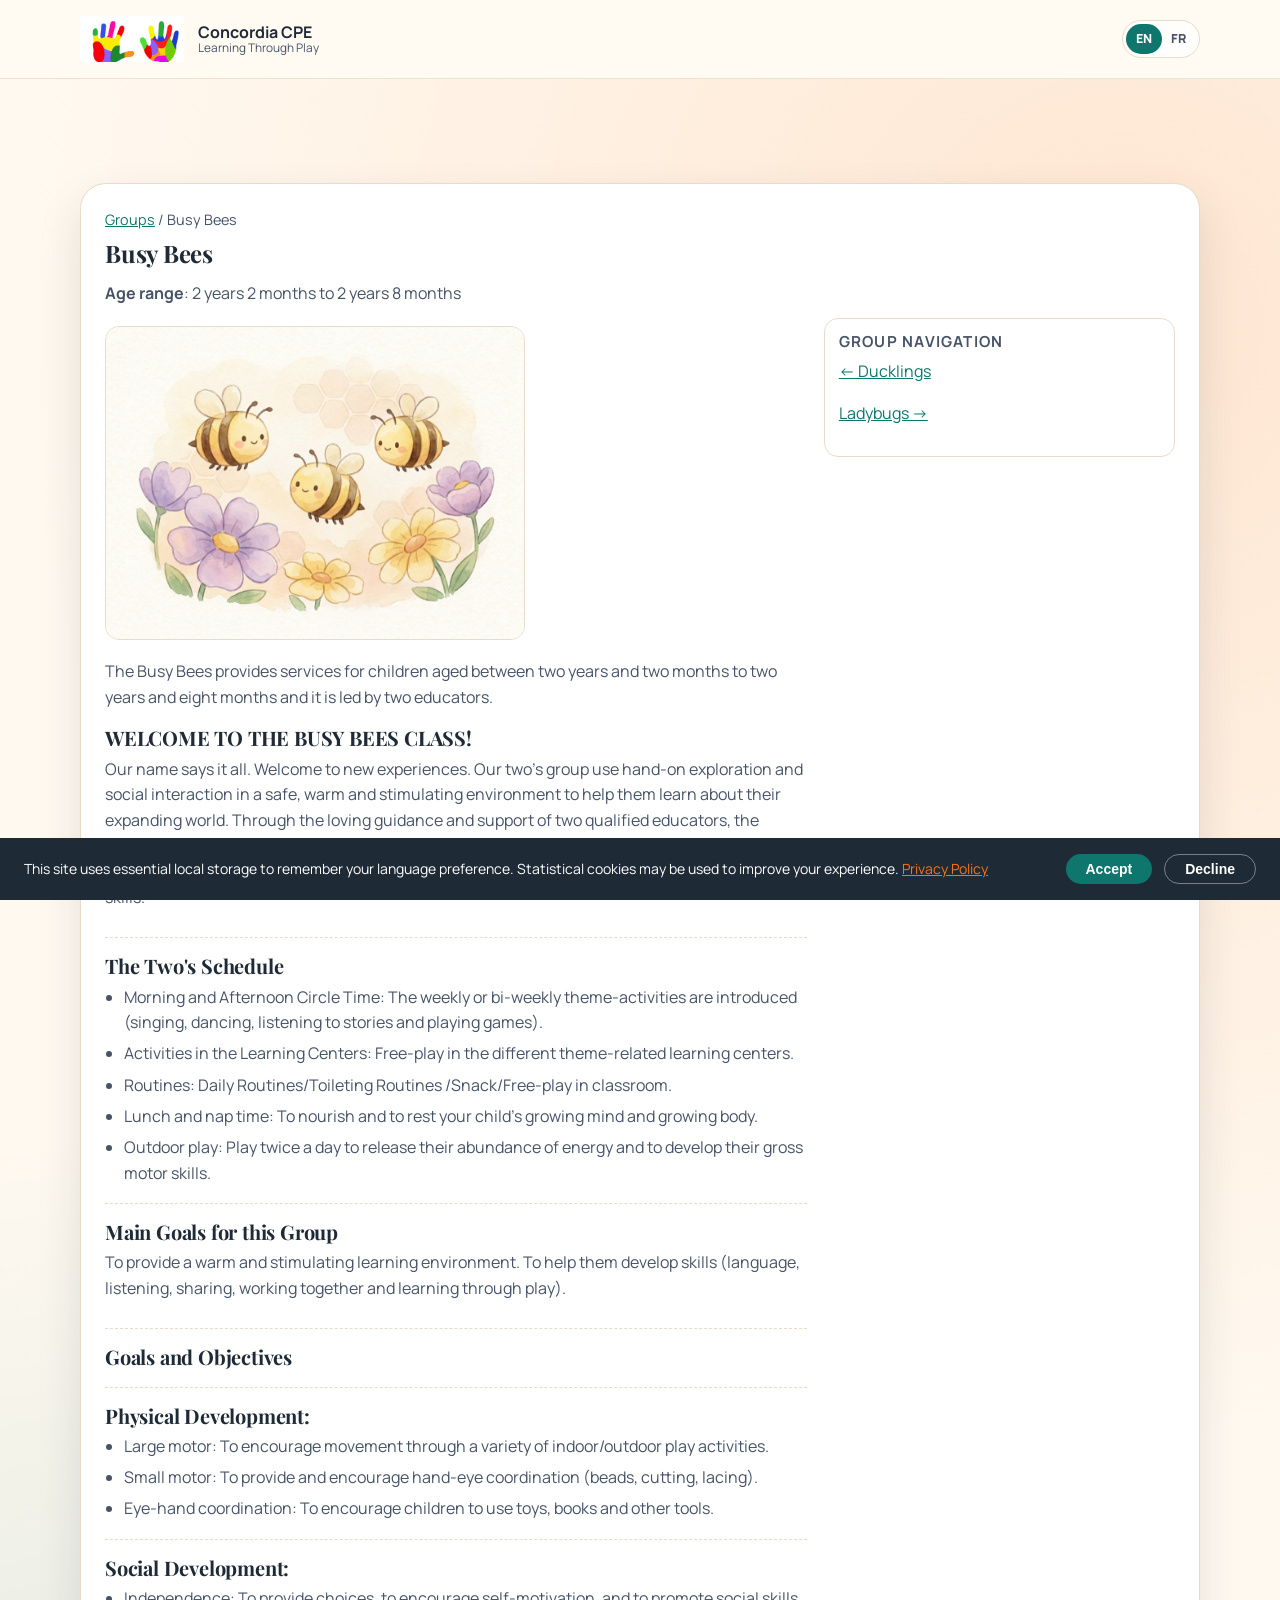
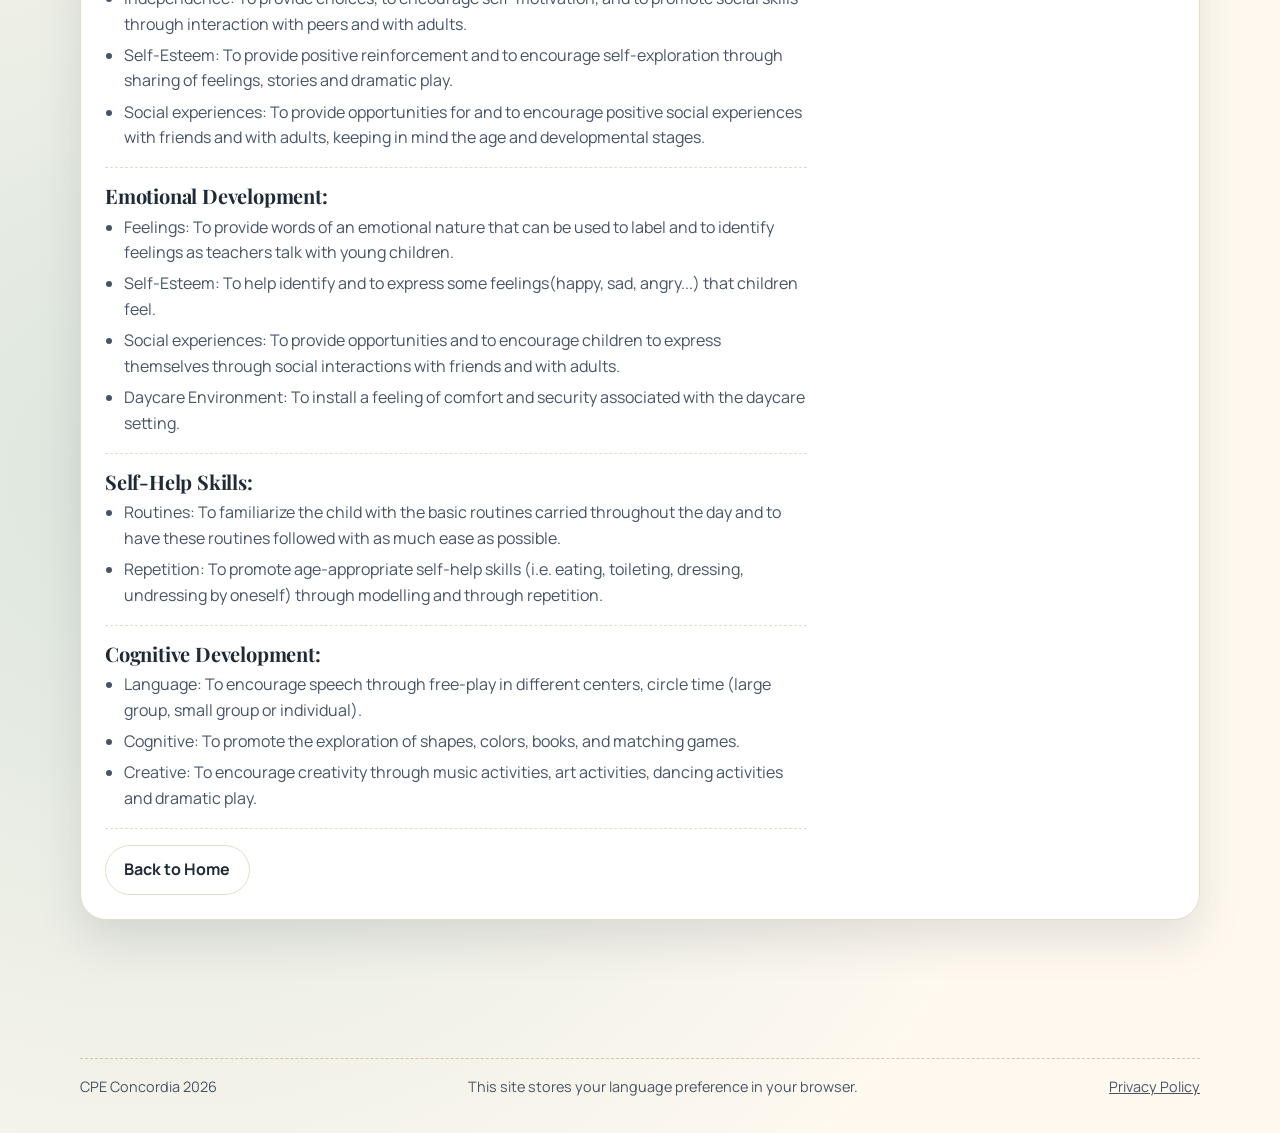
<file: groups/busy-bees.html>
<!doctype html>
<html lang="en">
  <head>
    <meta charset="UTF-8" />
    <meta name="viewport" content="width=device-width, initial-scale=1.0" />
    <meta
      name="description"
      content="Concordia CPE group details and age information."
    />
    <title>Busy Bees | Concordia CPE</title>
    <link rel="preconnect" href="https://fonts.googleapis.com" />
    <link rel="preconnect" href="https://fonts.gstatic.com" crossorigin />
    <link
      href="https://fonts.googleapis.com/css2?family=Manrope:wght@400;500;700;800&family=Playfair+Display:wght@600;700&display=swap"
      rel="stylesheet"
    />
    <link rel="stylesheet" href="../styles.css" />
  </head>
  <body data-group-id="busy-bees">
    <header class="site-header" id="top">
      <div class="container nav-wrap">
        <a class="brand" href="../index.html#top" aria-label="Concordia CPE home" data-i18n-aria-label="brandAriaLabel">
          <span class="brand-badge">
            <img src="../images/logo/hands-logo.jpg" alt="" class="brand-logo-image" />
          </span>
          <span class="brand-text">
            <strong>Concordia CPE</strong>
            <small data-i18n="brandTagline">Learning Through Play</small>
          </span>
        </a>

        <div class="header-controls">
          <div class="lang-toggle" role="group" aria-label="Language selector" data-i18n-aria-label="languageSelector">
            <button class="lang-btn is-active" type="button" data-lang="en">EN</button>
            <button class="lang-btn" type="button" data-lang="fr">FR</button>
          </div>
        </div>
      </div>
    </header>

    <main class="group-page-main">
      <section class="section">
        <div class="container group-page-wrap">
          <p class="group-breadcrumb">
            <a href="../index.html#groups">Groups</a> / <span id="groupBreadcrumbName">Busy Bees</span>
          </p>
          <h1 id="groupTitle">Busy Bees</h1>
          <p class="group-age"><strong id="groupAgeLabel">Age range</strong>: <span id="groupAge"></span></p>
          <div class="group-page-layout">
            <article class="group-main-column">
              <img id="groupImage" class="group-image" src="" alt="Busy Bees group" loading="lazy" />
              <p id="groupDescription"></p>
              <div id="groupSections" class="group-sections"></div>
              <a id="backHomeLink" class="btn btn-ghost" href="../index.html#groups">Back to Home</a>
            </article>

            <aside class="group-side-column">
              <section class="group-side-card">
                <h3 id="groupNavTitle">Group navigation</h3>
                <p><a id="prevGroupLink" href="#"></a></p>
                <p><a id="nextGroupLink" href="#"></a></p>
              </section>
            </aside>
          </div>
        </div>
      </section>
    </main>

    <footer class="site-footer">
      <div class="container footer-wrap">
        <p>CPE Concordia 2026</p>
        <p data-i18n="footerPrivacy">This site stores your language preference in your browser.</p>
        <a class="footer-privacy-link" href="../documents/privacy-policy.pdf" data-i18n="footerPrivacyLink" target="_blank" rel="noreferrer">Privacy Policy</a>
      </div>
    </footer>

    <script src="../group-page.js"></script>
    <script src="../cookie-banner.js"></script>
  </body>
</html>
</file>
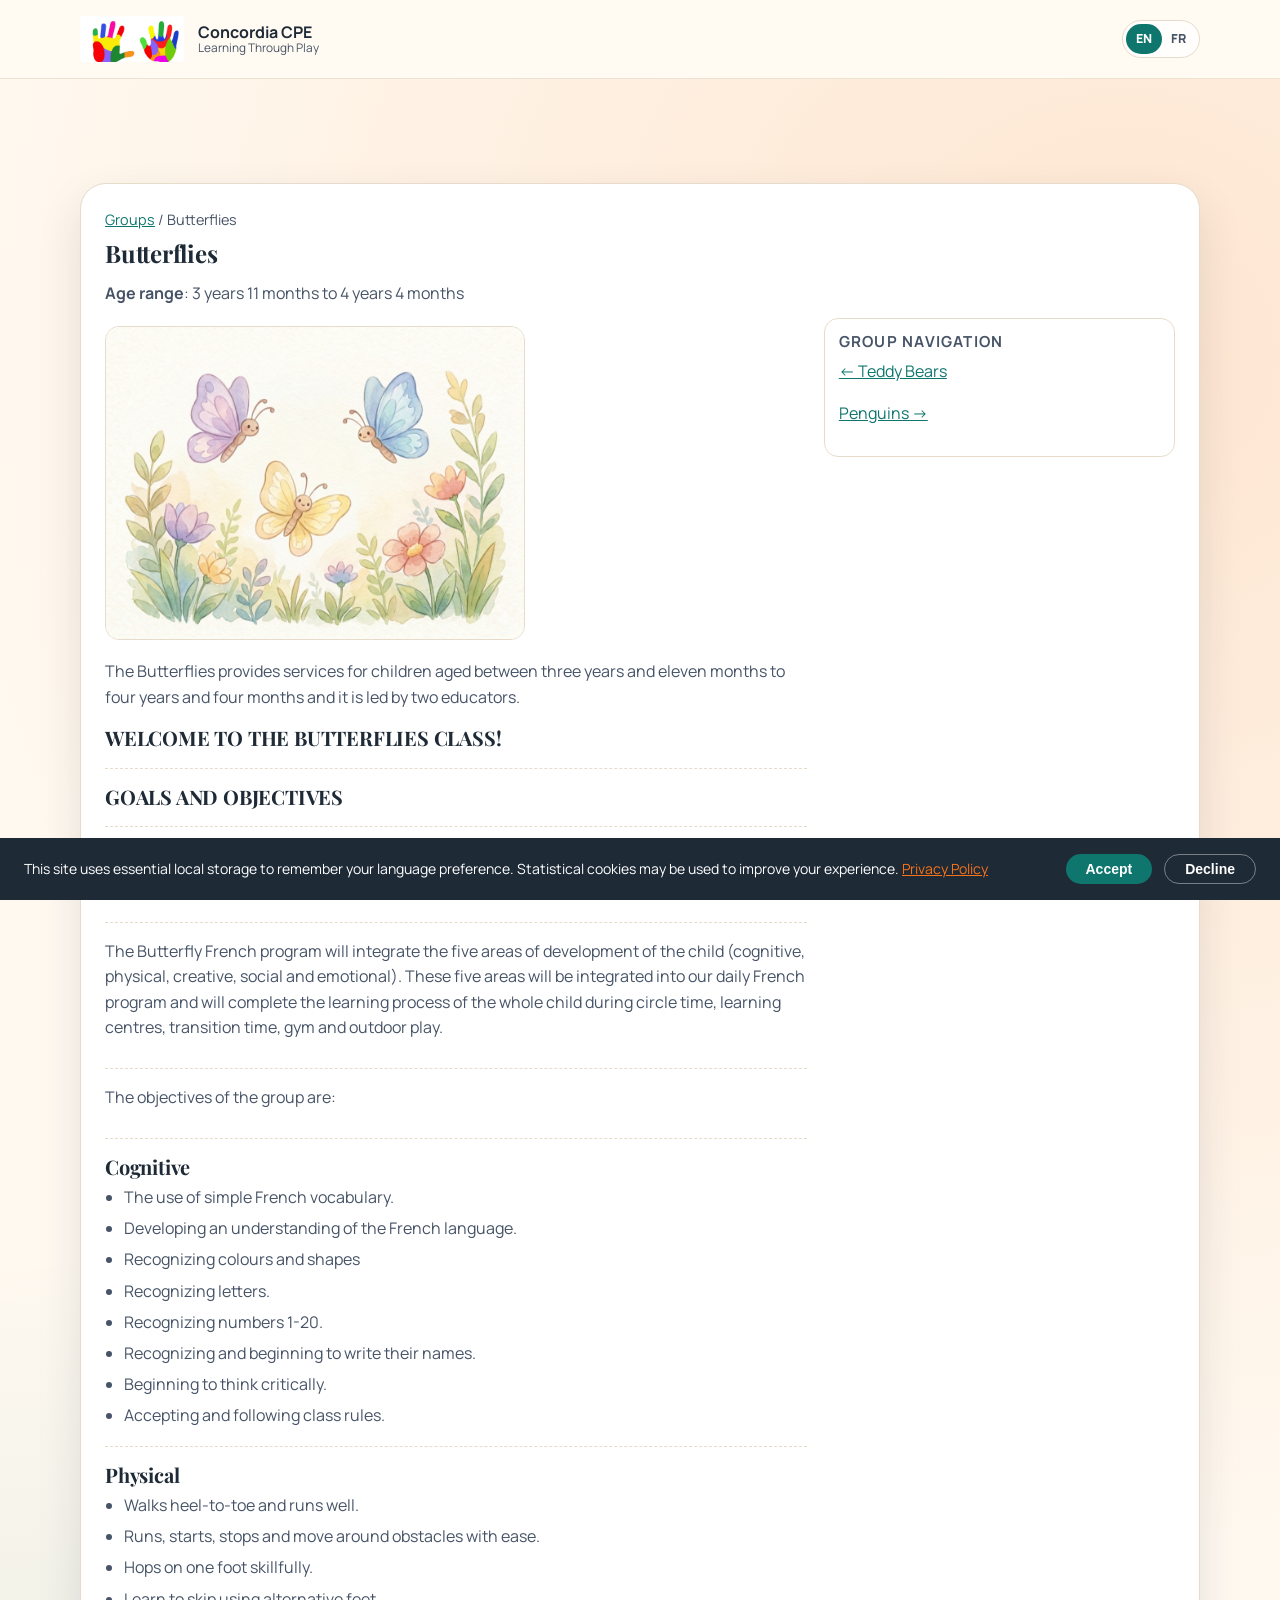
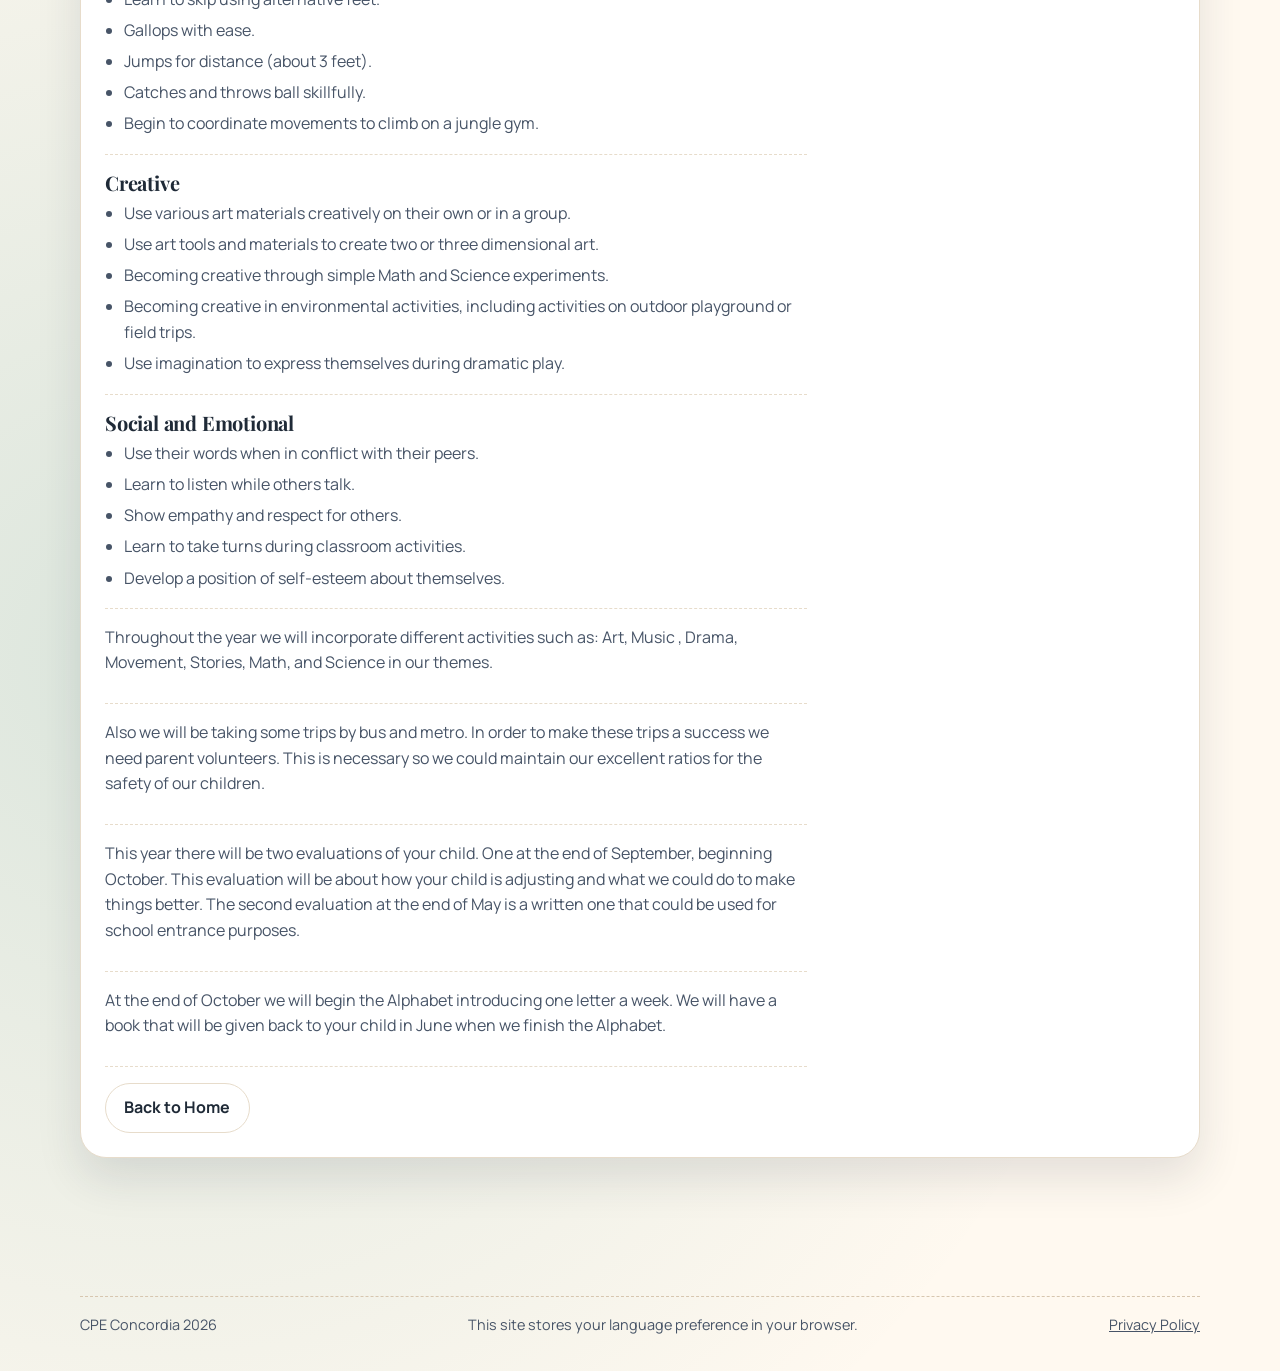
<file: groups/butterflies.html>
<!doctype html>
<html lang="en">
  <head>
    <meta charset="UTF-8" />
    <meta name="viewport" content="width=device-width, initial-scale=1.0" />
    <meta
      name="description"
      content="Concordia CPE group details and age information."
    />
    <title>Butterflies | Concordia CPE</title>
    <link rel="preconnect" href="https://fonts.googleapis.com" />
    <link rel="preconnect" href="https://fonts.gstatic.com" crossorigin />
    <link
      href="https://fonts.googleapis.com/css2?family=Manrope:wght@400;500;700;800&family=Playfair+Display:wght@600;700&display=swap"
      rel="stylesheet"
    />
    <link rel="stylesheet" href="../styles.css" />
  </head>
  <body data-group-id="butterflies">
    <header class="site-header" id="top">
      <div class="container nav-wrap">
        <a class="brand" href="../index.html#top" aria-label="Concordia CPE home" data-i18n-aria-label="brandAriaLabel">
          <span class="brand-badge">
            <img src="../images/logo/hands-logo.jpg" alt="" class="brand-logo-image" />
          </span>
          <span class="brand-text">
            <strong>Concordia CPE</strong>
            <small data-i18n="brandTagline">Learning Through Play</small>
          </span>
        </a>

        <div class="header-controls">
          <div class="lang-toggle" role="group" aria-label="Language selector" data-i18n-aria-label="languageSelector">
            <button class="lang-btn is-active" type="button" data-lang="en">EN</button>
            <button class="lang-btn" type="button" data-lang="fr">FR</button>
          </div>
        </div>
      </div>
    </header>

    <main class="group-page-main">
      <section class="section">
        <div class="container group-page-wrap">
          <p class="group-breadcrumb">
            <a href="../index.html#groups">Groups</a> / <span id="groupBreadcrumbName">Butterflies</span>
          </p>
          <h1 id="groupTitle">Butterflies</h1>
          <p class="group-age"><strong id="groupAgeLabel">Age range</strong>: <span id="groupAge"></span></p>
          <div class="group-page-layout">
            <article class="group-main-column">
              <img id="groupImage" class="group-image" src="" alt="Butterflies group" loading="lazy" />
              <p id="groupDescription"></p>
              <div id="groupSections" class="group-sections"></div>
              <a id="backHomeLink" class="btn btn-ghost" href="../index.html#groups">Back to Home</a>
            </article>

            <aside class="group-side-column">
              <section class="group-side-card">
                <h3 id="groupNavTitle">Group navigation</h3>
                <p><a id="prevGroupLink" href="#"></a></p>
                <p><a id="nextGroupLink" href="#"></a></p>
              </section>
            </aside>
          </div>
        </div>
      </section>
    </main>

    <footer class="site-footer">
      <div class="container footer-wrap">
        <p>CPE Concordia 2026</p>
        <p data-i18n="footerPrivacy">This site stores your language preference in your browser.</p>
        <a class="footer-privacy-link" href="../documents/privacy-policy.pdf" data-i18n="footerPrivacyLink" target="_blank" rel="noreferrer">Privacy Policy</a>
      </div>
    </footer>

    <script src="../group-page.js"></script>
    <script src="../cookie-banner.js"></script>
  </body>
</html>
</file>
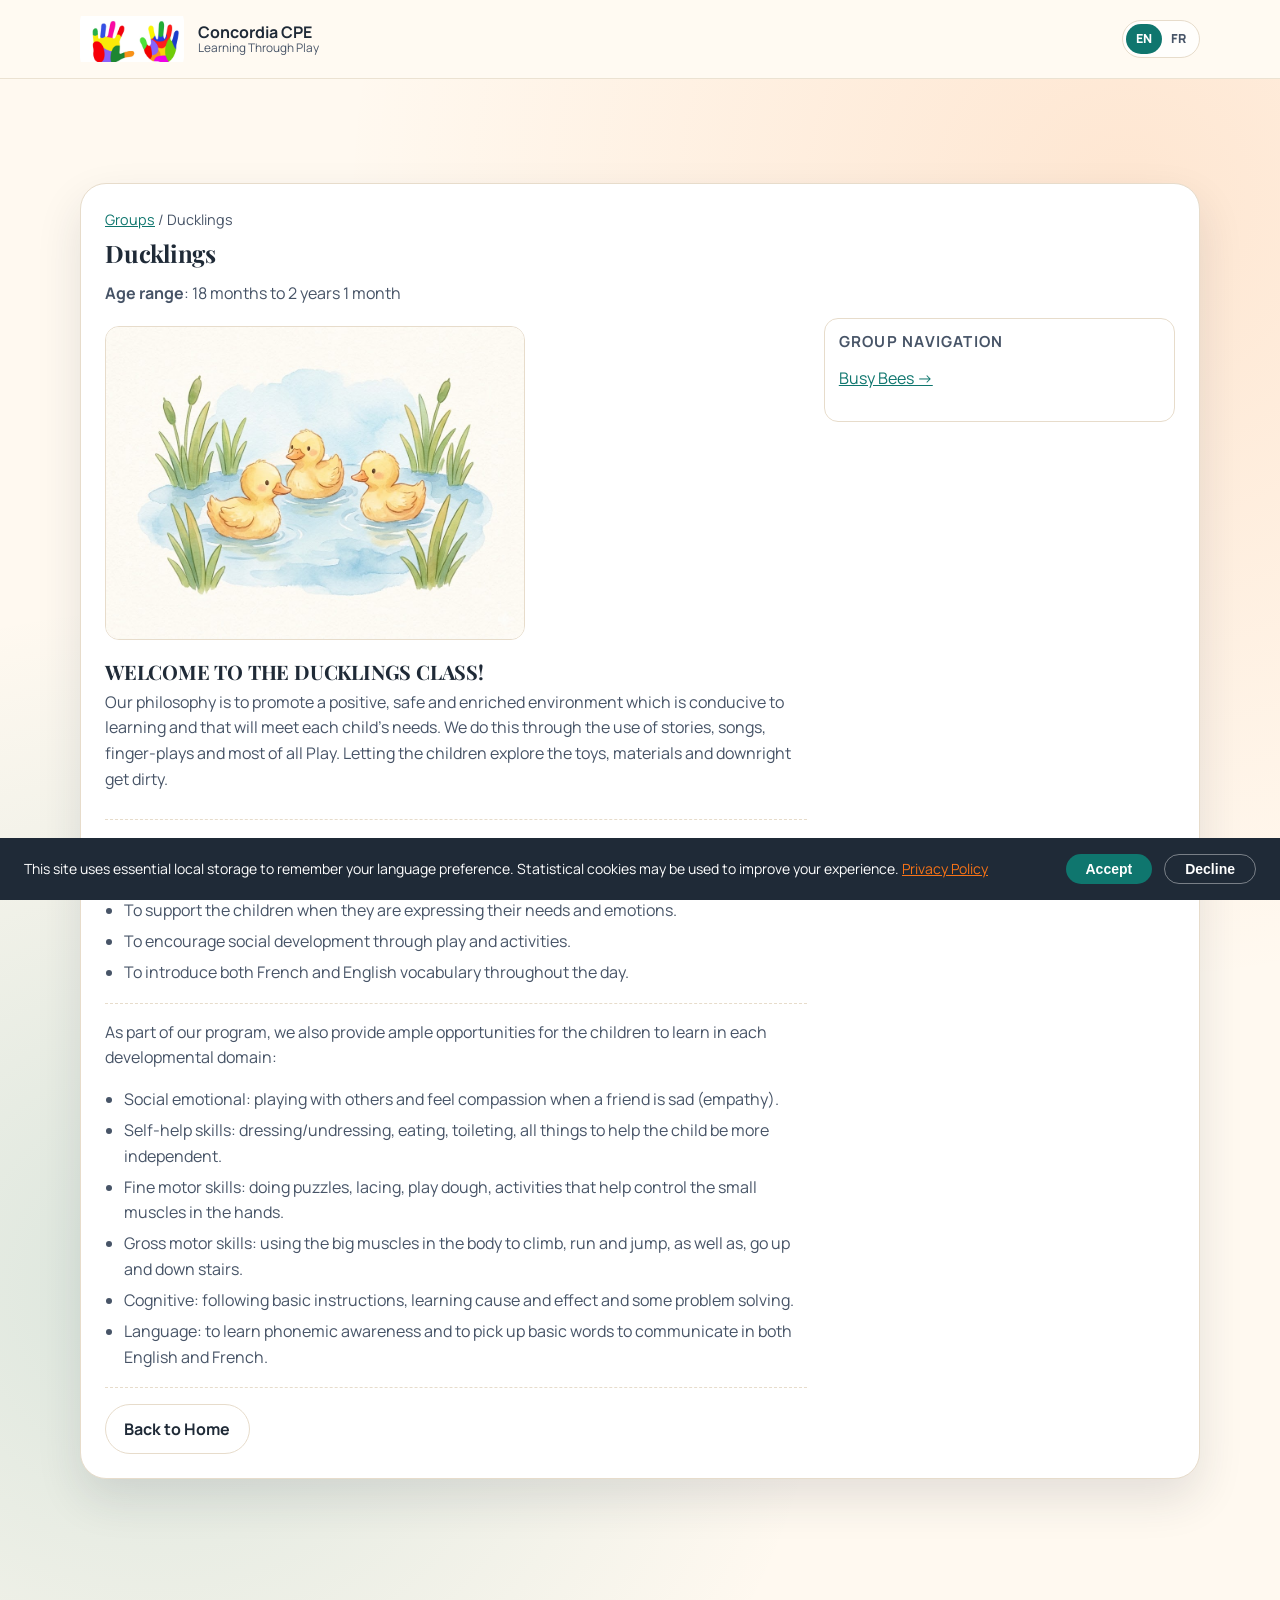
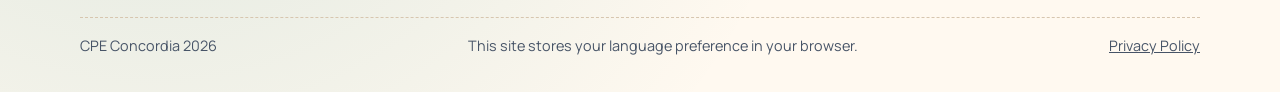
<file: groups/ducklings.html>
<!doctype html>
<html lang="en">
  <head>
    <meta charset="UTF-8" />
    <meta name="viewport" content="width=device-width, initial-scale=1.0" />
    <meta
      name="description"
      content="Concordia CPE group details and age information."
    />
    <title>Ducklings | Concordia CPE</title>
    <link rel="preconnect" href="https://fonts.googleapis.com" />
    <link rel="preconnect" href="https://fonts.gstatic.com" crossorigin />
    <link
      href="https://fonts.googleapis.com/css2?family=Manrope:wght@400;500;700;800&family=Playfair+Display:wght@600;700&display=swap"
      rel="stylesheet"
    />
    <link rel="stylesheet" href="../styles.css" />
  </head>
  <body data-group-id="ducklings">
    <header class="site-header" id="top">
      <div class="container nav-wrap">
        <a class="brand" href="../index.html#top" aria-label="Concordia CPE home" data-i18n-aria-label="brandAriaLabel">
          <span class="brand-badge">
            <img src="../images/logo/hands-logo.jpg" alt="" class="brand-logo-image" />
          </span>
          <span class="brand-text">
            <strong>Concordia CPE</strong>
            <small data-i18n="brandTagline">Learning Through Play</small>
          </span>
        </a>

        <div class="header-controls">
          <div class="lang-toggle" role="group" aria-label="Language selector" data-i18n-aria-label="languageSelector">
            <button class="lang-btn is-active" type="button" data-lang="en">EN</button>
            <button class="lang-btn" type="button" data-lang="fr">FR</button>
          </div>
        </div>
      </div>
    </header>

    <main class="group-page-main">
      <section class="section">
        <div class="container group-page-wrap">
          <p class="group-breadcrumb">
            <a href="../index.html#groups">Groups</a> / <span id="groupBreadcrumbName">Ducklings</span>
          </p>
          <h1 id="groupTitle">Ducklings</h1>
          <p class="group-age"><strong id="groupAgeLabel">Age range</strong>: <span id="groupAge"></span></p>
          <div class="group-page-layout">
            <article class="group-main-column">
              <img id="groupImage" class="group-image" src="" alt="Ducklings group" loading="lazy" />
              <p id="groupDescription"></p>
              <div id="groupSections" class="group-sections"></div>
              <a id="backHomeLink" class="btn btn-ghost" href="../index.html#groups">Back to Home</a>
            </article>

            <aside class="group-side-column">
              <section class="group-side-card">
                <h3 id="groupNavTitle">Group navigation</h3>
                <p><a id="prevGroupLink" href="#"></a></p>
                <p><a id="nextGroupLink" href="#"></a></p>
              </section>
            </aside>
          </div>
        </div>
      </section>
    </main>

    <footer class="site-footer">
      <div class="container footer-wrap">
        <p>CPE Concordia 2026</p>
        <p data-i18n="footerPrivacy">This site stores your language preference in your browser.</p>
        <a class="footer-privacy-link" href="../documents/privacy-policy.pdf" data-i18n="footerPrivacyLink" target="_blank" rel="noreferrer">Privacy Policy</a>
      </div>
    </footer>

    <script src="../group-page.js"></script>
    <script src="../cookie-banner.js"></script>
  </body>
</html>
</file>
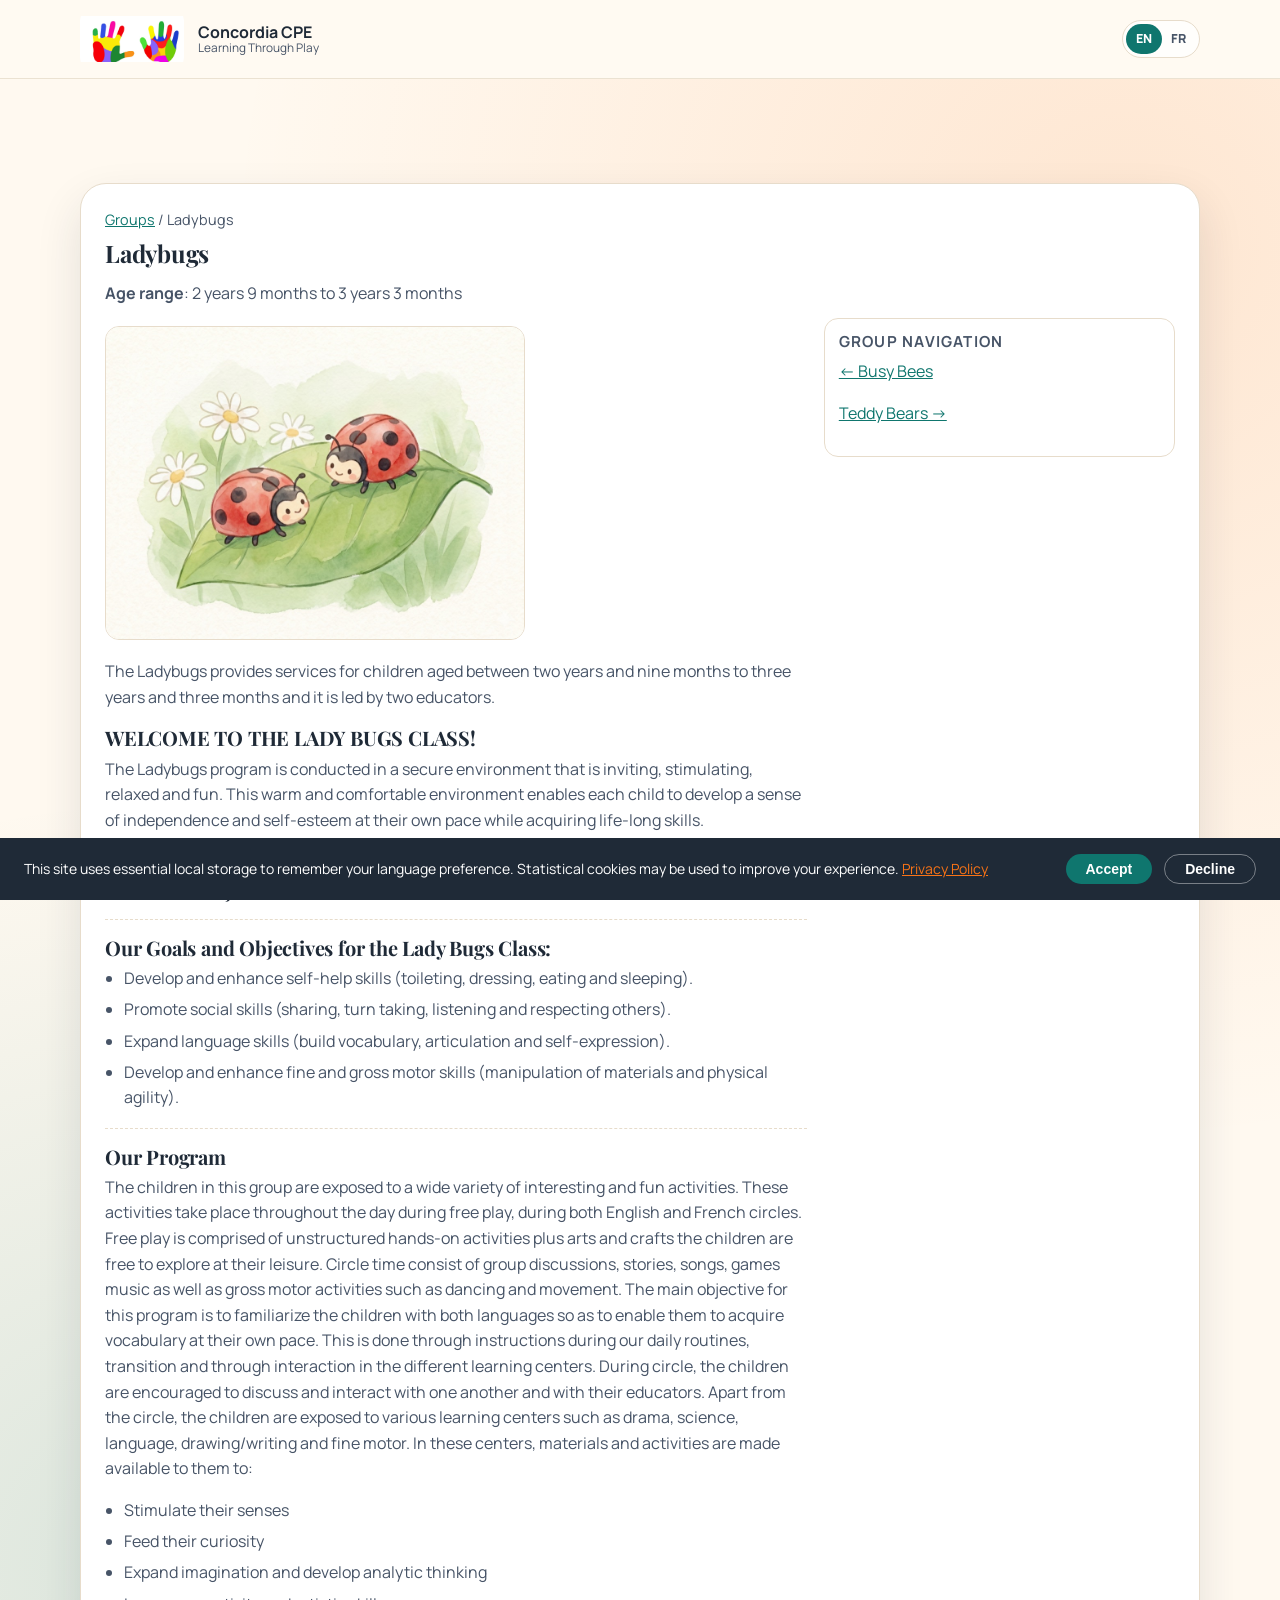
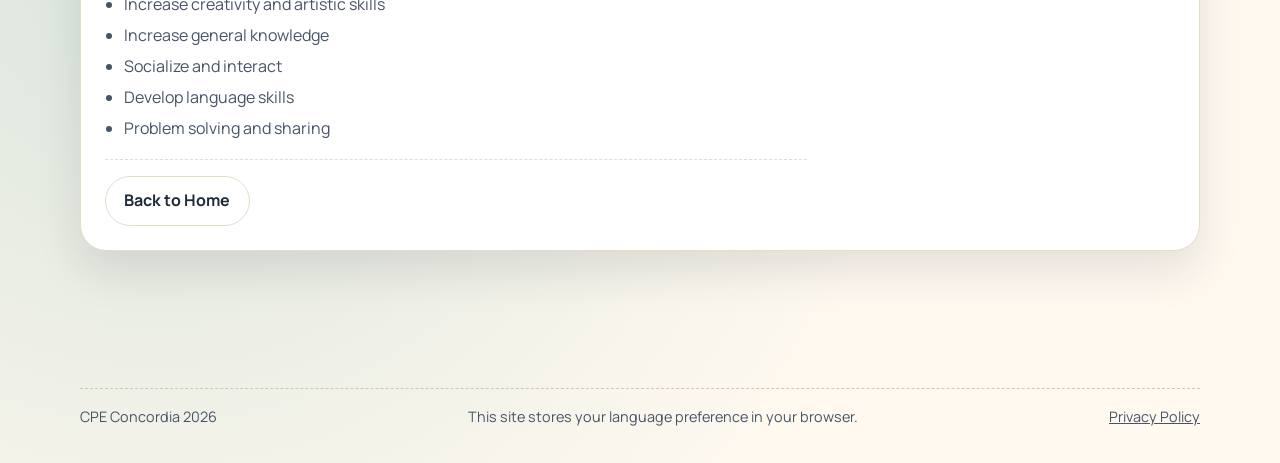
<file: groups/ladybugs.html>
<!doctype html>
<html lang="en">
  <head>
    <meta charset="UTF-8" />
    <meta name="viewport" content="width=device-width, initial-scale=1.0" />
    <meta
      name="description"
      content="Concordia CPE group details and age information."
    />
    <title>Ladybugs | Concordia CPE</title>
    <link rel="preconnect" href="https://fonts.googleapis.com" />
    <link rel="preconnect" href="https://fonts.gstatic.com" crossorigin />
    <link
      href="https://fonts.googleapis.com/css2?family=Manrope:wght@400;500;700;800&family=Playfair+Display:wght@600;700&display=swap"
      rel="stylesheet"
    />
    <link rel="stylesheet" href="../styles.css" />
  </head>
  <body data-group-id="ladybugs">
    <header class="site-header" id="top">
      <div class="container nav-wrap">
        <a class="brand" href="../index.html#top" aria-label="Concordia CPE home" data-i18n-aria-label="brandAriaLabel">
          <span class="brand-badge">
            <img src="../images/logo/hands-logo.jpg" alt="" class="brand-logo-image" />
          </span>
          <span class="brand-text">
            <strong>Concordia CPE</strong>
            <small data-i18n="brandTagline">Learning Through Play</small>
          </span>
        </a>

        <div class="header-controls">
          <div class="lang-toggle" role="group" aria-label="Language selector" data-i18n-aria-label="languageSelector">
            <button class="lang-btn is-active" type="button" data-lang="en">EN</button>
            <button class="lang-btn" type="button" data-lang="fr">FR</button>
          </div>
        </div>
      </div>
    </header>

    <main class="group-page-main">
      <section class="section">
        <div class="container group-page-wrap">
          <p class="group-breadcrumb">
            <a href="../index.html#groups">Groups</a> / <span id="groupBreadcrumbName">Ladybugs</span>
          </p>
          <h1 id="groupTitle">Ladybugs</h1>
          <p class="group-age"><strong id="groupAgeLabel">Age range</strong>: <span id="groupAge"></span></p>
          <div class="group-page-layout">
            <article class="group-main-column">
              <img id="groupImage" class="group-image" src="" alt="Ladybugs group" loading="lazy" />
              <p id="groupDescription"></p>
              <div id="groupSections" class="group-sections"></div>
              <a id="backHomeLink" class="btn btn-ghost" href="../index.html#groups">Back to Home</a>
            </article>

            <aside class="group-side-column">
              <section class="group-side-card">
                <h3 id="groupNavTitle">Group navigation</h3>
                <p><a id="prevGroupLink" href="#"></a></p>
                <p><a id="nextGroupLink" href="#"></a></p>
              </section>
            </aside>
          </div>
        </div>
      </section>
    </main>

    <footer class="site-footer">
      <div class="container footer-wrap">
        <p>CPE Concordia 2026</p>
        <p data-i18n="footerPrivacy">This site stores your language preference in your browser.</p>
        <a class="footer-privacy-link" href="../documents/privacy-policy.pdf" data-i18n="footerPrivacyLink" target="_blank" rel="noreferrer">Privacy Policy</a>
      </div>
    </footer>

    <script src="../group-page.js"></script>
    <script src="../cookie-banner.js"></script>
  </body>
</html>
</file>
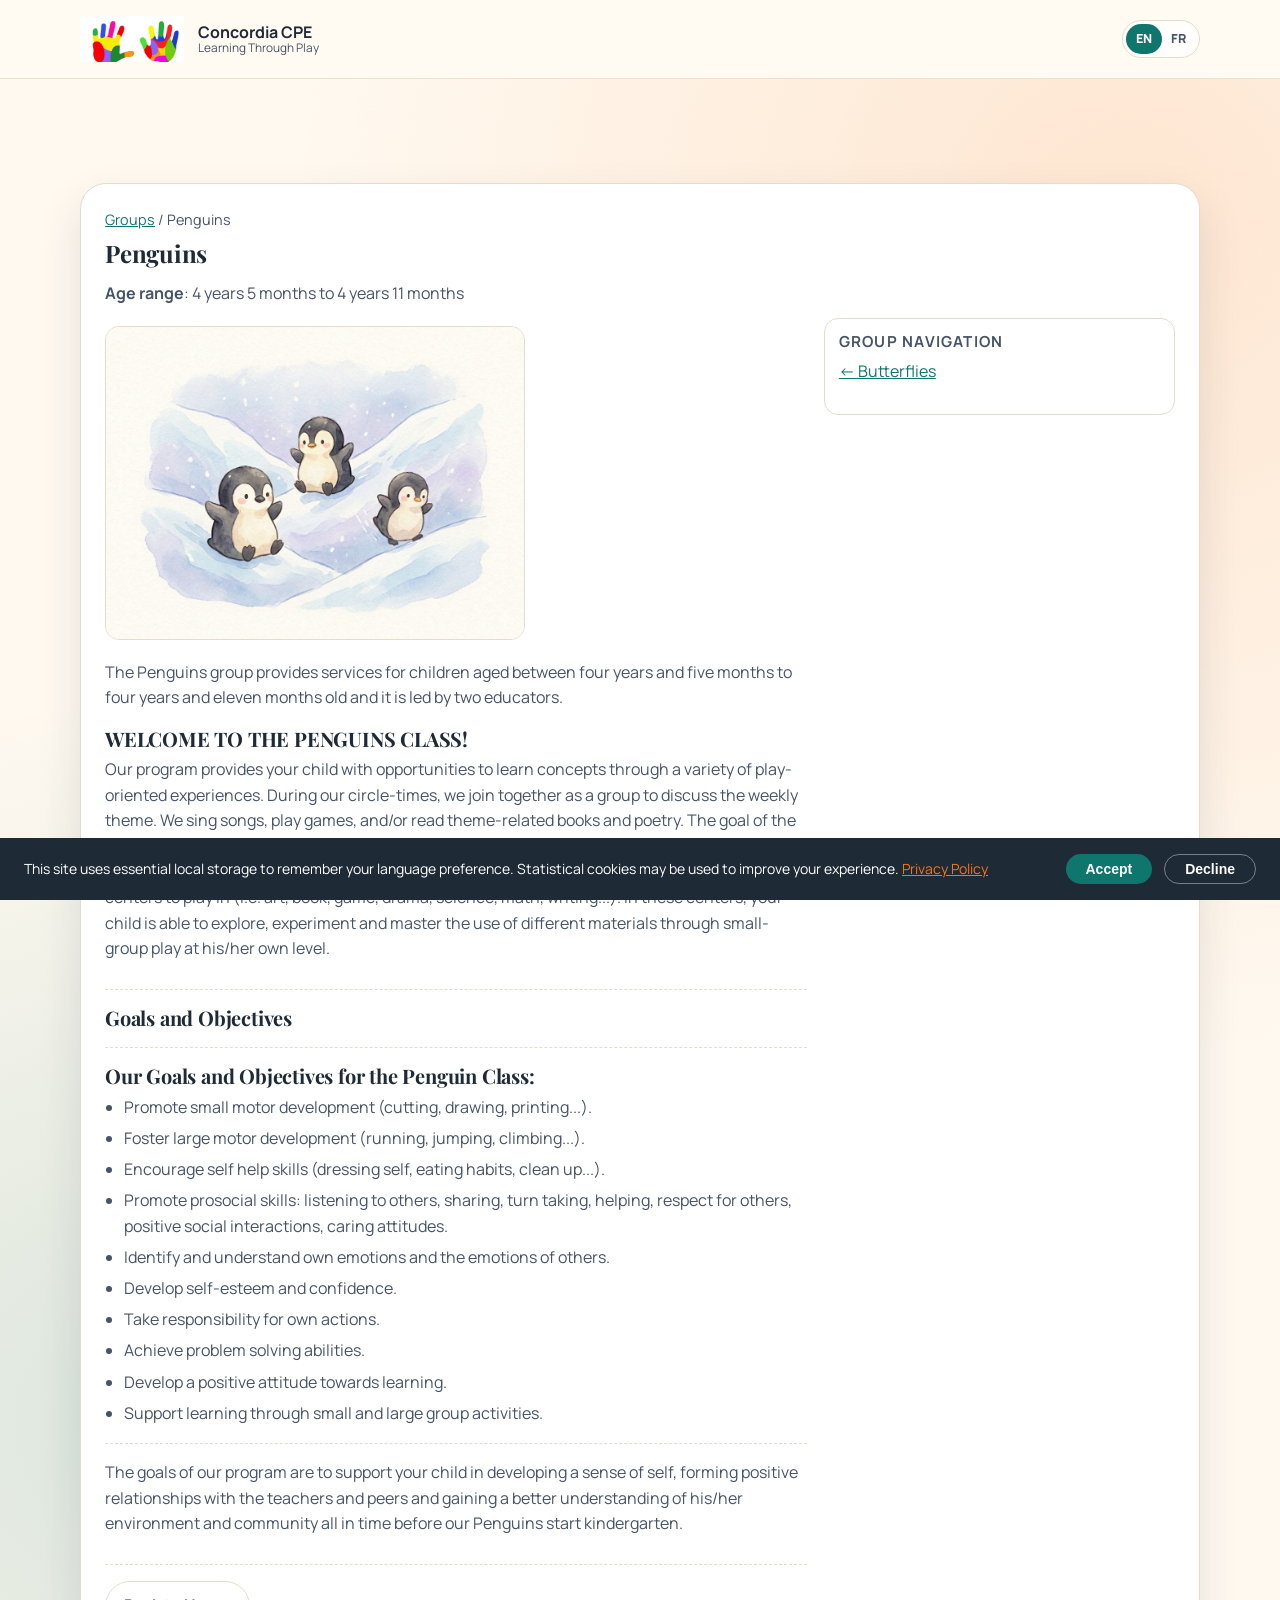
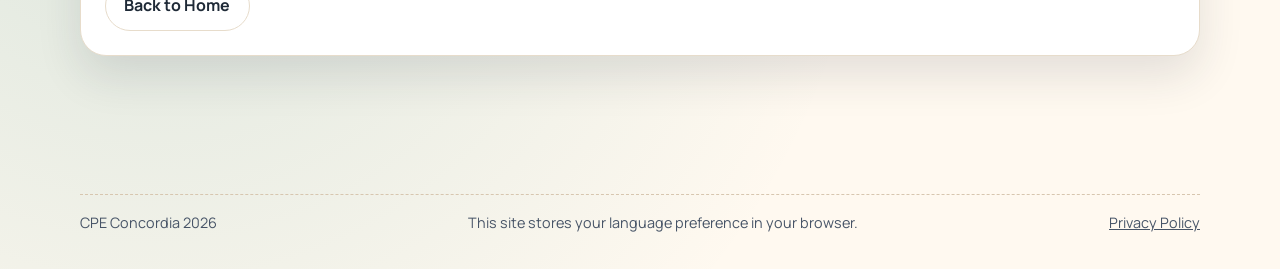
<file: groups/penguins.html>
<!doctype html>
<html lang="en">
  <head>
    <meta charset="UTF-8" />
    <meta name="viewport" content="width=device-width, initial-scale=1.0" />
    <meta
      name="description"
      content="Concordia CPE group details and age information."
    />
    <title>Penguins | Concordia CPE</title>
    <link rel="preconnect" href="https://fonts.googleapis.com" />
    <link rel="preconnect" href="https://fonts.gstatic.com" crossorigin />
    <link
      href="https://fonts.googleapis.com/css2?family=Manrope:wght@400;500;700;800&family=Playfair+Display:wght@600;700&display=swap"
      rel="stylesheet"
    />
    <link rel="stylesheet" href="../styles.css" />
  </head>
  <body data-group-id="penguins">
    <header class="site-header" id="top">
      <div class="container nav-wrap">
        <a class="brand" href="../index.html#top" aria-label="Concordia CPE home" data-i18n-aria-label="brandAriaLabel">
          <span class="brand-badge">
            <img src="../images/logo/hands-logo.jpg" alt="" class="brand-logo-image" />
          </span>
          <span class="brand-text">
            <strong>Concordia CPE</strong>
            <small data-i18n="brandTagline">Learning Through Play</small>
          </span>
        </a>

        <div class="header-controls">
          <div class="lang-toggle" role="group" aria-label="Language selector" data-i18n-aria-label="languageSelector">
            <button class="lang-btn is-active" type="button" data-lang="en">EN</button>
            <button class="lang-btn" type="button" data-lang="fr">FR</button>
          </div>
        </div>
      </div>
    </header>

    <main class="group-page-main">
      <section class="section">
        <div class="container group-page-wrap">
          <p class="group-breadcrumb">
            <a href="../index.html#groups">Groups</a> / <span id="groupBreadcrumbName">Penguins</span>
          </p>
          <h1 id="groupTitle">Penguins</h1>
          <p class="group-age"><strong id="groupAgeLabel">Age range</strong>: <span id="groupAge"></span></p>
          <div class="group-page-layout">
            <article class="group-main-column">
              <img id="groupImage" class="group-image" src="" alt="Penguins group" loading="lazy" />
              <p id="groupDescription"></p>
              <div id="groupSections" class="group-sections"></div>
              <a id="backHomeLink" class="btn btn-ghost" href="../index.html#groups">Back to Home</a>
            </article>

            <aside class="group-side-column">
              <section class="group-side-card">
                <h3 id="groupNavTitle">Group navigation</h3>
                <p><a id="prevGroupLink" href="#"></a></p>
                <p><a id="nextGroupLink" href="#"></a></p>
              </section>
            </aside>
          </div>
        </div>
      </section>
    </main>

    <footer class="site-footer">
      <div class="container footer-wrap">
        <p>CPE Concordia 2026</p>
        <p data-i18n="footerPrivacy">This site stores your language preference in your browser.</p>
        <a class="footer-privacy-link" href="../documents/privacy-policy.pdf" data-i18n="footerPrivacyLink" target="_blank" rel="noreferrer">Privacy Policy</a>
      </div>
    </footer>

    <script src="../group-page.js"></script>
    <script src="../cookie-banner.js"></script>
  </body>
</html>
</file>
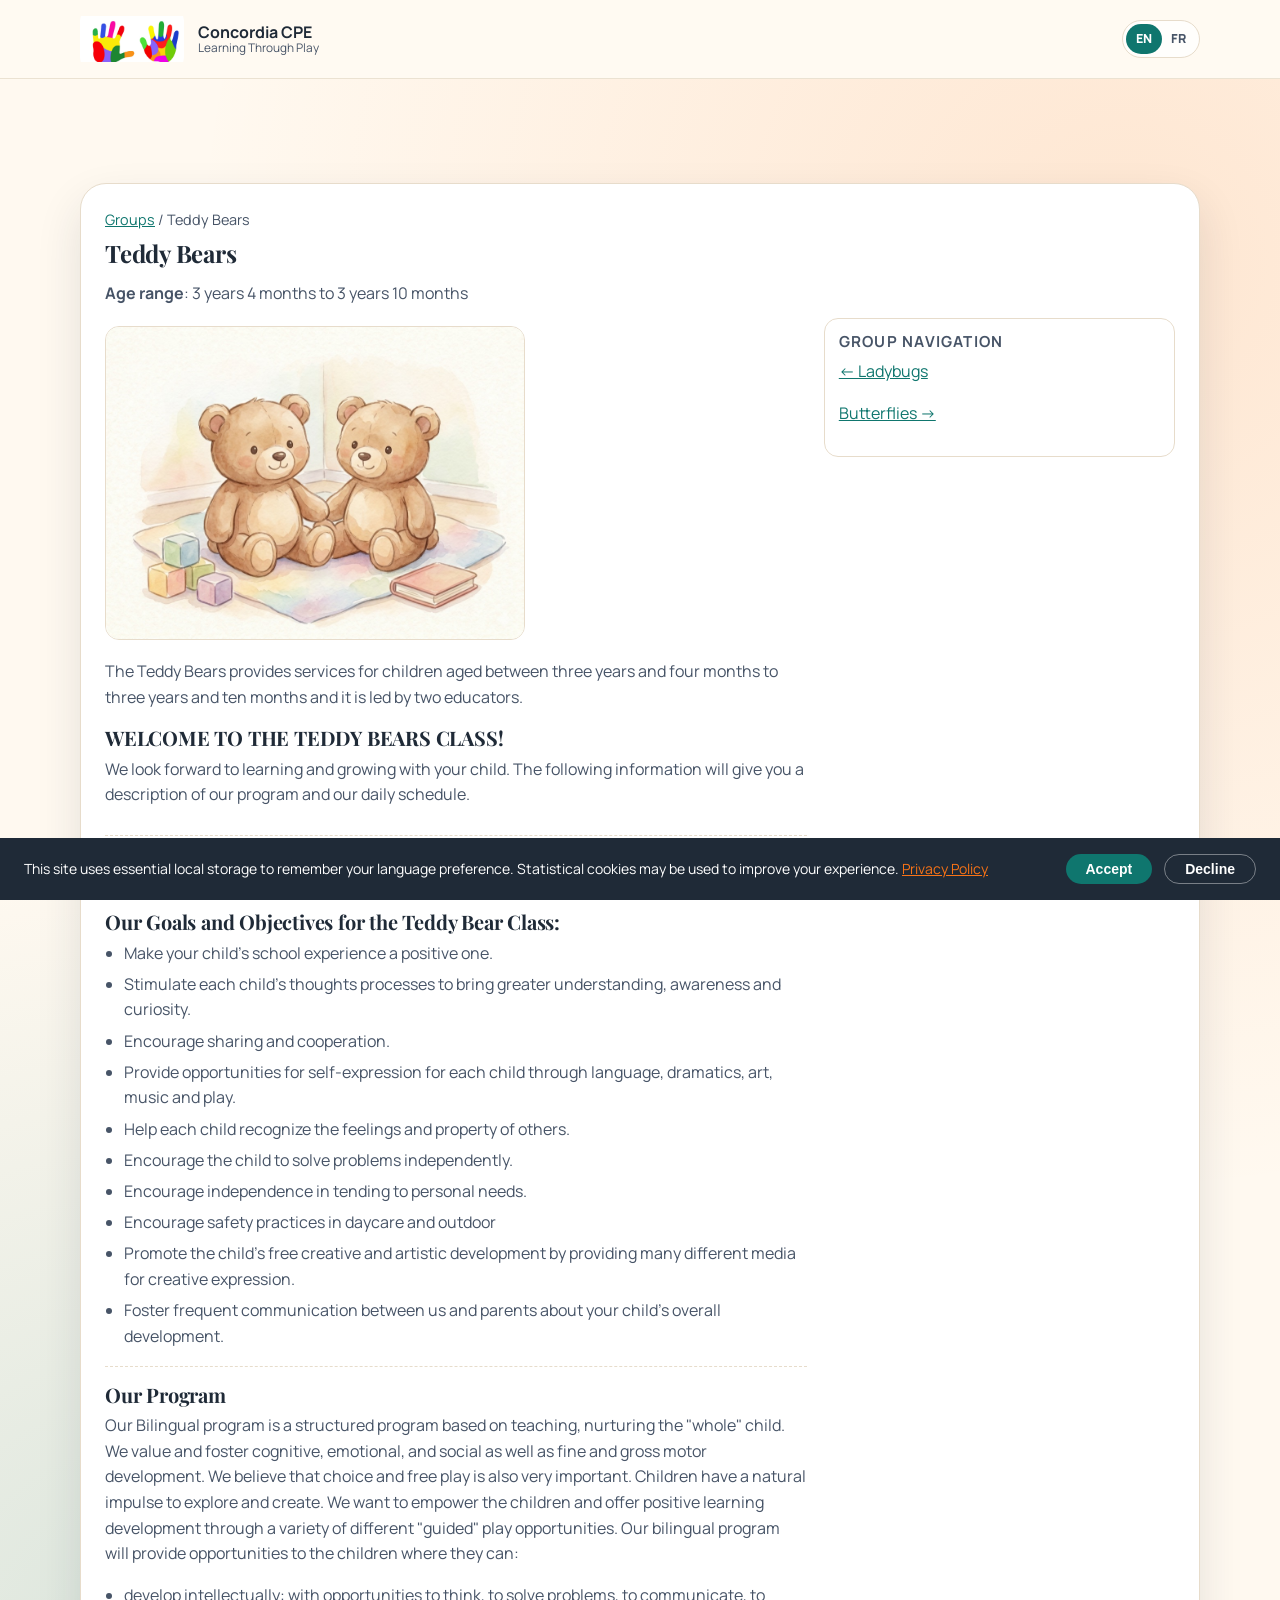
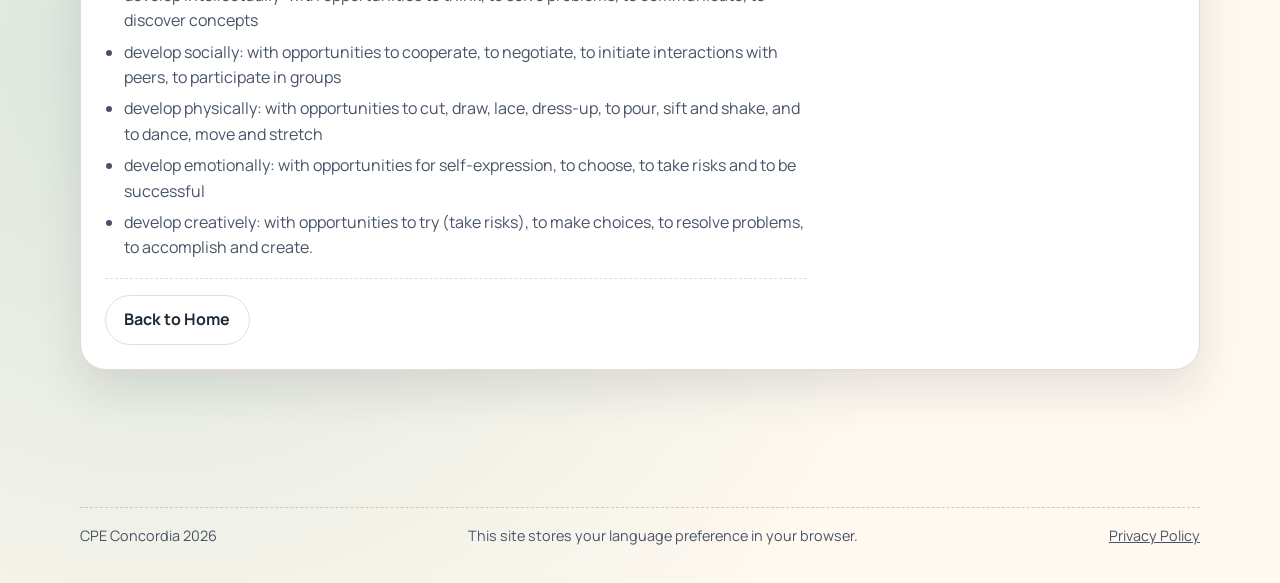
<file: groups/teddy-bears.html>
<!doctype html>
<html lang="en">
  <head>
    <meta charset="UTF-8" />
    <meta name="viewport" content="width=device-width, initial-scale=1.0" />
    <meta
      name="description"
      content="Concordia CPE group details and age information."
    />
    <title>Teddy Bears | Concordia CPE</title>
    <link rel="preconnect" href="https://fonts.googleapis.com" />
    <link rel="preconnect" href="https://fonts.gstatic.com" crossorigin />
    <link
      href="https://fonts.googleapis.com/css2?family=Manrope:wght@400;500;700;800&family=Playfair+Display:wght@600;700&display=swap"
      rel="stylesheet"
    />
    <link rel="stylesheet" href="../styles.css" />
  </head>
  <body data-group-id="teddy-bears">
    <header class="site-header" id="top">
      <div class="container nav-wrap">
        <a class="brand" href="../index.html#top" aria-label="Concordia CPE home" data-i18n-aria-label="brandAriaLabel">
          <span class="brand-badge">
            <img src="../images/logo/hands-logo.jpg" alt="" class="brand-logo-image" />
          </span>
          <span class="brand-text">
            <strong>Concordia CPE</strong>
            <small data-i18n="brandTagline">Learning Through Play</small>
          </span>
        </a>

        <div class="header-controls">
          <div class="lang-toggle" role="group" aria-label="Language selector" data-i18n-aria-label="languageSelector">
            <button class="lang-btn is-active" type="button" data-lang="en">EN</button>
            <button class="lang-btn" type="button" data-lang="fr">FR</button>
          </div>
        </div>
      </div>
    </header>

    <main class="group-page-main">
      <section class="section">
        <div class="container group-page-wrap">
          <p class="group-breadcrumb">
            <a href="../index.html#groups">Groups</a> / <span id="groupBreadcrumbName">Teddy Bears</span>
          </p>
          <h1 id="groupTitle">Teddy Bears</h1>
          <p class="group-age"><strong id="groupAgeLabel">Age range</strong>: <span id="groupAge"></span></p>
          <div class="group-page-layout">
            <article class="group-main-column">
              <img id="groupImage" class="group-image" src="" alt="Teddy Bears group" loading="lazy" />
              <p id="groupDescription"></p>
              <div id="groupSections" class="group-sections"></div>
              <a id="backHomeLink" class="btn btn-ghost" href="../index.html#groups">Back to Home</a>
            </article>

            <aside class="group-side-column">
              <section class="group-side-card">
                <h3 id="groupNavTitle">Group navigation</h3>
                <p><a id="prevGroupLink" href="#"></a></p>
                <p><a id="nextGroupLink" href="#"></a></p>
              </section>
            </aside>
          </div>
        </div>
      </section>
    </main>

    <footer class="site-footer">
      <div class="container footer-wrap">
        <p>CPE Concordia 2026</p>
        <p data-i18n="footerPrivacy">This site stores your language preference in your browser.</p>
        <a class="footer-privacy-link" href="../documents/privacy-policy.pdf" data-i18n="footerPrivacyLink" target="_blank" rel="noreferrer">Privacy Policy</a>
      </div>
    </footer>

    <script src="../group-page.js"></script>
    <script src="../cookie-banner.js"></script>
  </body>
</html>
</file>
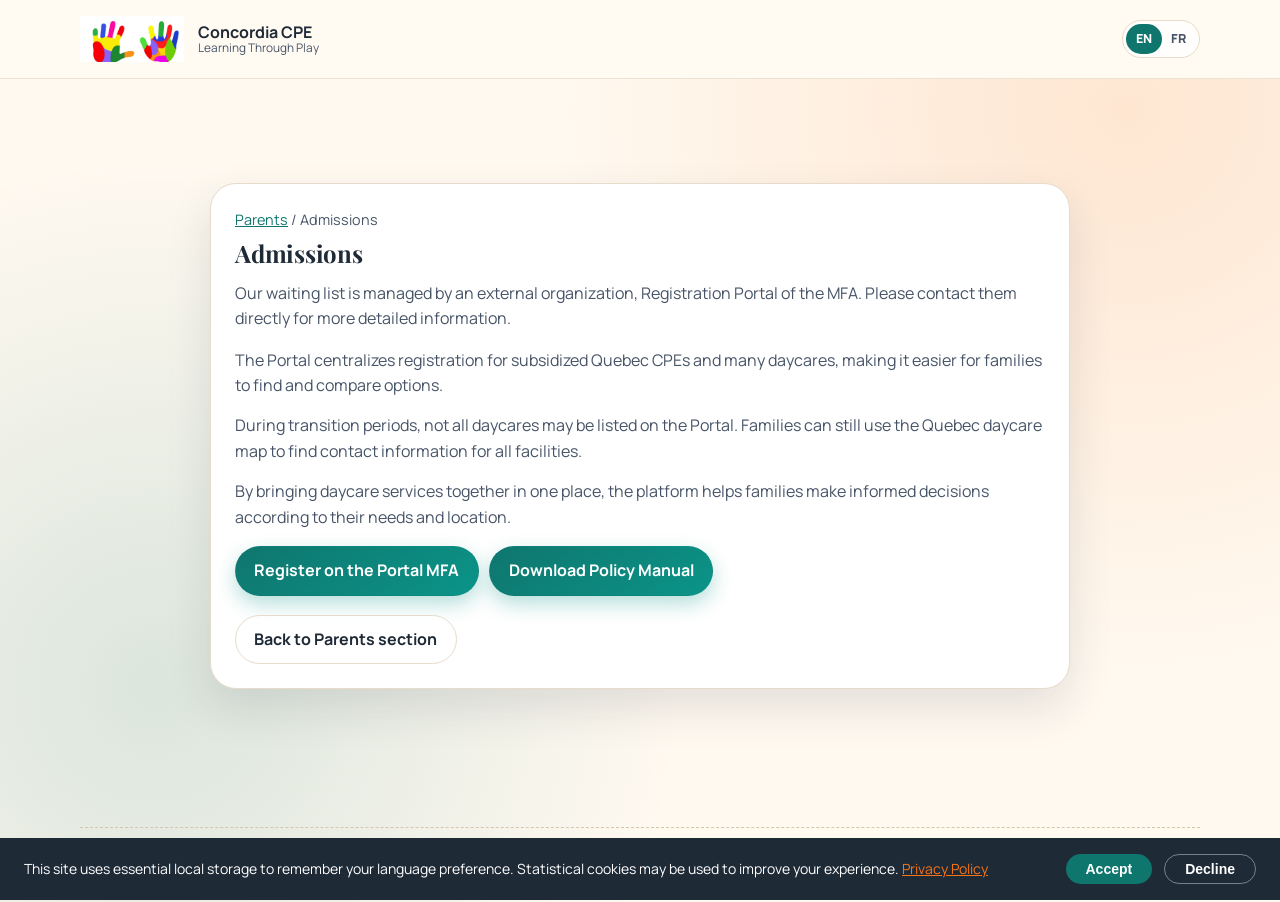
<file: parents/admissions.html>
<!doctype html>
<html lang="en">
  <head>
    <meta charset="UTF-8" />
    <meta name="viewport" content="width=device-width, initial-scale=1.0" />
    <meta name="description" content="Admissions information for Concordia CPE." />
    <title>Admissions | Concordia CPE</title>
    <link rel="preconnect" href="https://fonts.googleapis.com" />
    <link rel="preconnect" href="https://fonts.gstatic.com" crossorigin />
    <link
      href="https://fonts.googleapis.com/css2?family=Manrope:wght@400;500;700;800&family=Playfair+Display:wght@600;700&display=swap"
      rel="stylesheet"
    />
    <link rel="stylesheet" href="../styles.css" />
  </head>
  <body data-parent-page-id="admissions">
    <header class="site-header" id="top">
      <div class="container nav-wrap">
        <a class="brand" href="../index.html#top" aria-label="Concordia CPE home" data-i18n-aria-label="brandAriaLabel">
          <span class="brand-badge">
            <img src="../images/logo/hands-logo.jpg" alt="" class="brand-logo-image" />
          </span>
          <span class="brand-text">
            <strong>Concordia CPE</strong>
            <small data-i18n="brandTagline">Learning Through Play</small>
          </span>
        </a>

        <div class="header-controls">
          <div class="lang-toggle" role="group" aria-label="Language selector" data-i18n-aria-label="languageSelector">
            <button class="lang-btn is-active" type="button" data-lang="en">EN</button>
            <button class="lang-btn" type="button" data-lang="fr">FR</button>
          </div>
        </div>
      </div>
    </header>

    <main class="group-page-main">
      <section class="section">
        <div class="container parent-page-wrap">
          <p class="group-breadcrumb">
            <a href="../index.html#parents">Parents</a> / <span id="parentBreadcrumbName">Admissions</span>
          </p>
          <h1 id="parentPageTitle">Admissions</h1>
          <p id="parentPageIntro"></p>
          <div id="parentPageContent" class="parent-page-content"></div>
          <div id="parentPageLinks" class="parent-page-links"></div>
          <a id="backParentsLink" class="btn btn-ghost" href="../index.html#parents">Back to Parents section</a>
        </div>
      </section>
    </main>

    <footer class="site-footer">
      <div class="container footer-wrap">
        <p>CPE Concordia 2026</p>
        <p data-i18n="footerPrivacy">This site stores your language preference in your browser.</p>
        <a class="footer-privacy-link" href="../documents/privacy-policy.pdf" data-i18n="footerPrivacyLink" target="_blank" rel="noreferrer">Privacy Policy</a>
      </div>
    </footer>

    <script src="../parent-page.js"></script>
    <script src="../cookie-banner.js"></script>
  </body>
</html>
</file>
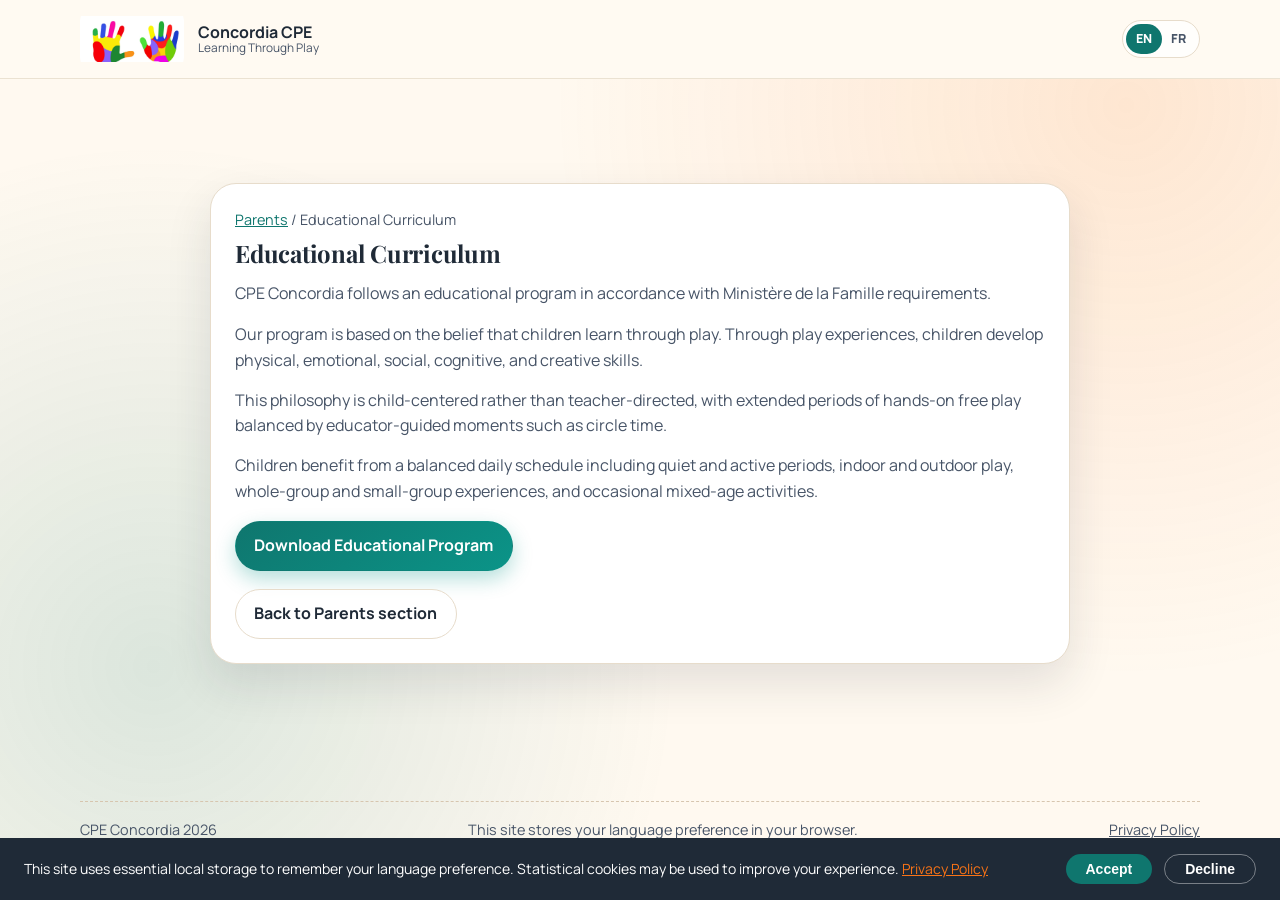
<file: parents/educational-curriculum.html>
<!doctype html>
<html lang="en">
  <head>
    <meta charset="UTF-8" />
    <meta name="viewport" content="width=device-width, initial-scale=1.0" />
    <meta name="description" content="Educational curriculum information for Concordia CPE." />
    <title>Educational Curriculum | Concordia CPE</title>
    <link rel="preconnect" href="https://fonts.googleapis.com" />
    <link rel="preconnect" href="https://fonts.gstatic.com" crossorigin />
    <link
      href="https://fonts.googleapis.com/css2?family=Manrope:wght@400;500;700;800&family=Playfair+Display:wght@600;700&display=swap"
      rel="stylesheet"
    />
    <link rel="stylesheet" href="../styles.css" />
  </head>
  <body data-parent-page-id="educational-curriculum">
    <header class="site-header" id="top">
      <div class="container nav-wrap">
        <a class="brand" href="../index.html#top" aria-label="Concordia CPE home" data-i18n-aria-label="brandAriaLabel">
          <span class="brand-badge">
            <img src="../images/logo/hands-logo.jpg" alt="" class="brand-logo-image" />
          </span>
          <span class="brand-text">
            <strong>Concordia CPE</strong>
            <small data-i18n="brandTagline">Learning Through Play</small>
          </span>
        </a>

        <div class="header-controls">
          <div class="lang-toggle" role="group" aria-label="Language selector" data-i18n-aria-label="languageSelector">
            <button class="lang-btn is-active" type="button" data-lang="en">EN</button>
            <button class="lang-btn" type="button" data-lang="fr">FR</button>
          </div>
        </div>
      </div>
    </header>

    <main class="group-page-main">
      <section class="section">
        <div class="container parent-page-wrap">
          <p class="group-breadcrumb">
            <a href="../index.html#parents">Parents</a> / <span id="parentBreadcrumbName">Educational Curriculum</span>
          </p>
          <h1 id="parentPageTitle">Educational Curriculum</h1>
          <p id="parentPageIntro"></p>
          <div id="parentPageContent" class="parent-page-content"></div>
          <div id="parentPageLinks" class="parent-page-links"></div>
          <a id="backParentsLink" class="btn btn-ghost" href="../index.html#parents">Back to Parents section</a>
        </div>
      </section>
    </main>

    <footer class="site-footer">
      <div class="container footer-wrap">
        <p>CPE Concordia 2026</p>
        <p data-i18n="footerPrivacy">This site stores your language preference in your browser.</p>
        <a class="footer-privacy-link" href="../documents/privacy-policy.pdf" data-i18n="footerPrivacyLink" target="_blank" rel="noreferrer">Privacy Policy</a>
      </div>
    </footer>

    <script src="../parent-page.js"></script>
    <script src="../cookie-banner.js"></script>
  </body>
</html>
</file>
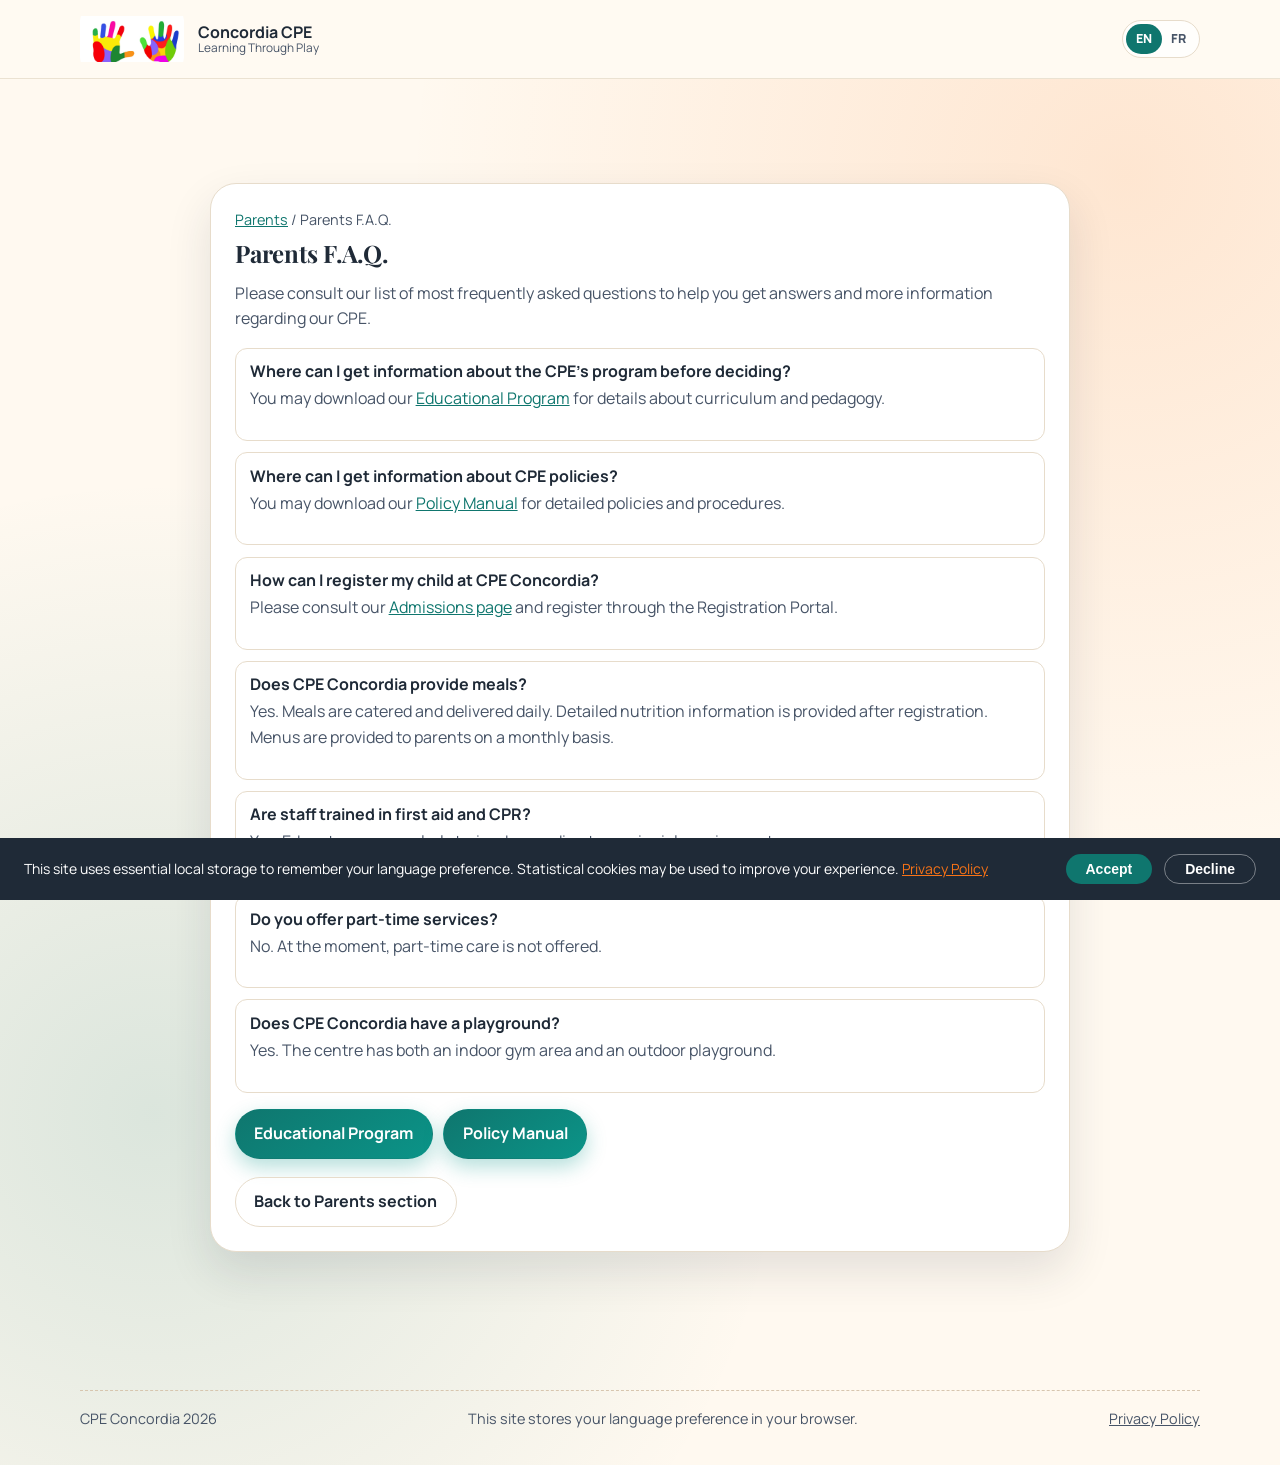
<file: parents/parents-faq.html>
<!doctype html>
<html lang="en">
  <head>
    <meta charset="UTF-8" />
    <meta name="viewport" content="width=device-width, initial-scale=1.0" />
    <meta name="description" content="Parents frequently asked questions for Concordia CPE." />
    <title>Parents FAQ | Concordia CPE</title>
    <link rel="preconnect" href="https://fonts.googleapis.com" />
    <link rel="preconnect" href="https://fonts.gstatic.com" crossorigin />
    <link
      href="https://fonts.googleapis.com/css2?family=Manrope:wght@400;500;700;800&family=Playfair+Display:wght@600;700&display=swap"
      rel="stylesheet"
    />
    <link rel="stylesheet" href="../styles.css" />
  </head>
  <body data-parent-page-id="parents-faq">
    <header class="site-header" id="top">
      <div class="container nav-wrap">
        <a class="brand" href="../index.html#top" aria-label="Concordia CPE home" data-i18n-aria-label="brandAriaLabel">
          <span class="brand-badge">
            <img src="../images/logo/hands-logo.jpg" alt="" class="brand-logo-image" />
          </span>
          <span class="brand-text">
            <strong>Concordia CPE</strong>
            <small data-i18n="brandTagline">Learning Through Play</small>
          </span>
        </a>

        <div class="header-controls">
          <div class="lang-toggle" role="group" aria-label="Language selector" data-i18n-aria-label="languageSelector">
            <button class="lang-btn is-active" type="button" data-lang="en">EN</button>
            <button class="lang-btn" type="button" data-lang="fr">FR</button>
          </div>
        </div>
      </div>
    </header>

    <main class="group-page-main">
      <section class="section">
        <div class="container parent-page-wrap">
          <p class="group-breadcrumb">
            <a href="../index.html#parents">Parents</a> / <span id="parentBreadcrumbName">Parents F.A.Q.</span>
          </p>
          <h1 id="parentPageTitle">Parents F.A.Q.</h1>
          <p id="parentPageIntro"></p>
          <div id="parentPageContent" class="parent-page-content"></div>
          <div id="parentPageLinks" class="parent-page-links"></div>
          <a id="backParentsLink" class="btn btn-ghost" href="../index.html#parents">Back to Parents section</a>
        </div>
      </section>
    </main>

    <footer class="site-footer">
      <div class="container footer-wrap">
        <p>CPE Concordia 2026</p>
        <p data-i18n="footerPrivacy">This site stores your language preference in your browser.</p>
        <a class="footer-privacy-link" href="../documents/privacy-policy.pdf" data-i18n="footerPrivacyLink" target="_blank" rel="noreferrer">Privacy Policy</a>
      </div>
    </footer>

    <script src="../parent-page.js"></script>
    <script src="../cookie-banner.js"></script>
  </body>
</html>
</file>
<file: styles.css>
:root {
  --bg: #fff9f0;
  --surface: #ffffff;
  --surface-alt: #f7f2ea;
  --ink: #1f2a37;
  --ink-soft: #475467;
  --accent: #0f766e;
  --accent-2: #f97316;
  --border: #e7dccb;
  --shadow: 0 20px 45px rgba(31, 42, 55, 0.12);
  --radius-lg: 26px;
  --radius-md: 16px;
  --max-width: 1120px;
}

* {
  box-sizing: border-box;
}

html {
  scroll-behavior: smooth;
}

body {
  margin: 0;
  font-family: "Manrope", "Segoe UI", sans-serif;
  color: var(--ink);
  background:
    radial-gradient(circle at 88% 12%, rgba(249, 115, 22, 0.14), transparent 42%),
    radial-gradient(circle at 12% 76%, rgba(15, 118, 110, 0.15), transparent 40%),
    var(--bg);
  line-height: 1.6;
}

img {
  display: block;
  width: 100%;
  max-width: 100%;
}

a {
  color: var(--accent);
}

h1,
h2,
h3 {
  margin: 0 0 0.55em;
  line-height: 1.15;
}

h1,
h2 {
  font-family: "Playfair Display", Georgia, serif;
  letter-spacing: -0.01em;
}

p {
  margin: 0 0 1rem;
  color: var(--ink-soft);
}

.container {
  width: min(100% - 2rem, var(--max-width));
  margin-inline: auto;
}

.skip-link {
  position: absolute;
  left: -999px;
  top: 0;
}

.skip-link:focus {
  left: 1rem;
  top: 1rem;
  background: var(--accent);
  color: #fff;
  border-radius: 8px;
  padding: 0.5rem 0.75rem;
  z-index: 99;
}

.site-header {
  position: sticky;
  top: 0;
  z-index: 20;
  backdrop-filter: blur(12px);
  background: color-mix(in srgb, var(--bg) 85%, white 15%);
  border-bottom: 1px solid rgba(231, 220, 203, 0.8);
}

.nav-wrap {
  display: flex;
  align-items: center;
  justify-content: space-between;
  gap: 1rem;
  min-height: 78px;
}

.header-controls {
  display: flex;
  align-items: center;
  gap: 0.75rem;
  margin-left: auto;
}

.lang-toggle {
  display: inline-flex;
  align-items: center;
  border: 1px solid var(--border);
  border-radius: 999px;
  padding: 0.2rem;
  background: rgba(255, 255, 255, 0.8);
}

.lang-btn {
  border: 0;
  background: transparent;
  border-radius: 999px;
  padding: 0.3rem 0.6rem;
  font: inherit;
  font-size: 0.78rem;
  font-weight: 800;
  color: var(--ink-soft);
  cursor: pointer;
}

.lang-btn.is-active {
  background: var(--accent);
  color: #fff;
}

.brand {
  display: flex;
  align-items: center;
  gap: 0.9rem;
  text-decoration: none;
  color: var(--ink);
}

.brand-badge {
  width: 104px;
  height: 58px;
  display: block;
  overflow: hidden;
  border-radius: 10px;
  background: transparent;
}

.brand-logo-image {
  width: 100%;
  height: 100%;
  object-fit: contain;
}

.brand-text {
  display: flex;
  flex-direction: column;
  line-height: 1.1;
}

.brand-text small {
  font-size: 0.74rem;
  color: var(--ink-soft);
}

.site-nav {
  display: flex;
  align-items: center;
  gap: 1.2rem;
  margin-left: 0.2rem;
}

.site-nav a {
  text-decoration: none;
  color: var(--ink);
  font-weight: 600;
  position: relative;
}

.site-nav a::after {
  content: "";
  position: absolute;
  left: 0;
  bottom: -4px;
  width: 100%;
  height: 2px;
  transform: scaleX(0);
  transform-origin: left;
  background: var(--accent-2);
  transition: transform 0.25s;
}

.site-nav a:hover::after,
.site-nav a:focus-visible::after {
  transform: scaleX(1);
}

.menu-toggle {
  display: none;
  border: 0;
  background: transparent;
  cursor: pointer;
  width: 44px;
}

.menu-toggle span {
  display: block;
  width: 26px;
  height: 2px;
  background: var(--ink);
  margin: 6px auto;
}

.hero {
  position: relative;
  overflow: clip;
  padding: 5.2rem 0 3.6rem;
}

.hero-bg-shape {
  position: absolute;
  border-radius: 999px;
  filter: blur(12px);
  opacity: 0.66;
}

.hero-bg-shape-a {
  width: 290px;
  height: 290px;
  background: #f5c56f;
  right: -60px;
  top: -40px;
}

.hero-bg-shape-b {
  width: 270px;
  height: 270px;
  background: #96d5ce;
  left: -70px;
  bottom: -130px;
}

.hero-grid {
  display: grid;
  grid-template-columns: 1fr 0.95fr;
  gap: 2rem;
  align-items: center;
}

.eyebrow {
  text-transform: uppercase;
  letter-spacing: 0.16em;
  font-size: 0.76rem;
  color: var(--accent);
  font-weight: 800;
  margin-bottom: 0.95rem;
}

.hero h1 {
  font-size: clamp(2rem, 4.5vw, 3.5rem);
  margin-bottom: 0.55rem;
}

.hero p {
  font-size: clamp(1rem, 1.2vw, 1.12rem);
  max-width: 55ch;
}

.hero-actions {
  margin-top: 1.45rem;
  display: flex;
  flex-wrap: wrap;
  gap: 0.75rem;
}

.btn {
  display: inline-block;
  border-radius: 999px;
  padding: 0.7rem 1.15rem;
  text-decoration: none;
  border: 1px solid transparent;
  font-weight: 700;
  transition: transform 0.22s ease, box-shadow 0.25s ease;
}

.btn:hover,
.btn:focus-visible {
  transform: translateY(-2px);
}

.btn-primary {
  background: linear-gradient(145deg, var(--accent), #0b9488);
  color: #fff;
  box-shadow: 0 8px 20px rgba(11, 148, 136, 0.3);
}

.btn-ghost {
  color: var(--ink);
  border-color: var(--border);
  background: rgba(255, 255, 255, 0.75);
}

.hero-note {
  margin-top: 1rem;
  font-size: 0.9rem;
}

.hero-media img {
  border-radius: var(--radius-lg);
  box-shadow: var(--shadow);
  border: 6px solid #fff;
}

.section {
  padding: 4rem 0;
}

.section-title {
  margin-bottom: 1.35rem;
}

.section-title h2 {
  font-size: clamp(1.7rem, 3.1vw, 2.5rem);
}

.section-grid {
  display: grid;
  grid-template-columns: repeat(3, minmax(0, 1fr));
  gap: 1rem;
}

.about-flow {
  display: grid;
  gap: 1rem;
  max-width: none;
}

.about-block {
  background: var(--surface);
  border: 1px solid var(--border);
  border-radius: var(--radius-md);
  box-shadow: var(--shadow);
  padding: 1.35rem;
}

.about-block h2 {
  font-size: clamp(1.7rem, 3.1vw, 2.5rem);
  margin-bottom: 0.75rem;
}

.about-block p,
.about-block li {
  color: var(--ink-soft);
}

.about-block .mission-lead {
  font-family: "Playfair Display", Georgia, serif;
  font-size: clamp(1.2rem, 2.1vw, 1.45rem);
  line-height: 1.3;
  color: var(--ink);
  margin-bottom: 0.65rem;
}

.about-block .mission-context {
  margin-bottom: 0.9rem;
}

.about-block .mission-bullets {
  margin: 0;
  padding-left: 1.2rem;
  list-style: disc;
  display: grid;
  gap: 0.5rem;
}

.about-block .mission-bullets li {
  margin: 0;
}

.about-block .icon-list {
  margin-top: 0.5rem;
  padding-left: 1.25rem;
}

.about-block .icon-list li::before {
  content: none;
}
.card,
.group-card,
.contact-card,
.contact-form {
  background: var(--surface);
  border-radius: var(--radius-md);
  border: 1px solid var(--border);
  box-shadow: var(--shadow);
}

.card {
  padding: 1.35rem;
}

.icon-list {
  margin: 0;
  padding-left: 1.1rem;
}

.icon-list li {
  margin-bottom: 0.6rem;
  color: var(--ink-soft);
}

.section-parents .split {
  display: grid;
  grid-template-columns: 1fr 1fr;
  gap: 1.2rem;
  background: var(--surface-alt);
  border: 1px solid var(--border);
  border-radius: var(--radius-lg);
  padding: 1.35rem;
}

.parents-intro {
  margin-bottom: 1rem;
  font-weight: 600;
}

.parents-grid {
  display: grid;
  grid-template-columns: repeat(3, minmax(0, 1fr));
  gap: 1rem;
}

.parents-grid .card {
  padding: 1.2rem;
}

.inline-link {
  font-weight: 700;
  text-decoration-thickness: 2px;
}

.groups-grid {
  display: grid;
  grid-template-columns: repeat(3, minmax(0, 1fr));
  gap: 1rem;
}

.group-card {
  padding: 0;
  overflow: hidden;
}

.group-card-thumb {
  width: 100%;
  aspect-ratio: 4 / 3;
  object-fit: cover;
  display: block;
}

.group-card-body {
  padding: 1.1rem;
}

.group-card h3 {
  margin-bottom: 0.35rem;
}

.group-link {
  display: inline-block;
  margin-top: 0.4rem;
  font-weight: 700;
  text-decoration-thickness: 2px;
}

.group-page-main {
  padding: 2.5rem 0 3.2rem;
}

.group-page-wrap {
  background: var(--surface);
  border: 1px solid var(--border);
  border-radius: var(--radius-lg);
  box-shadow: var(--shadow);
  padding: 1.5rem;
}

.group-page-layout {
  display: grid;
  grid-template-columns: minmax(0, 1.8fr) minmax(240px, 0.9fr);
  gap: 1.1rem;
  align-items: start;
}

.group-main-column {
  min-width: 0;
}

.group-side-column {
  position: sticky;
  top: 95px;
}

.group-side-card {
  background: #fff;
  border: 1px solid var(--border);
  border-radius: 14px;
  padding: 0.85rem;
  margin-bottom: 0.75rem;
}

.group-side-card h3 {
  font-size: 0.95rem;
  text-transform: uppercase;
  letter-spacing: 0.08em;
  margin-bottom: 0.55rem;
  color: var(--ink-soft);
}

#groupSectionNav {
  display: grid;
  gap: 0.35rem;
}

#groupSectionNav a {
  text-decoration: none;
  font-weight: 600;
}

.group-breadcrumb {
  font-size: 0.9rem;
  margin-bottom: 0.55rem;
}

.group-age {
  margin-bottom: 0.75rem;
}

.group-image {
  margin: 0.5rem 0 1.2rem;
  max-width: 420px;
  border-radius: 14px;
  border: 1px solid var(--border);
  background: #fff;
}

.group-sections {
  margin-top: 1rem;
}

.parent-page-wrap {
  max-width: 860px;
  background: var(--surface);
  border: 1px solid var(--border);
  border-radius: var(--radius-lg);
  box-shadow: var(--shadow);
  padding: 1.5rem;
}

.parent-page-content p {
  margin-bottom: 0.9rem;
}

.parent-page-links {
  display: flex;
  flex-wrap: wrap;
  gap: 0.65rem;
  margin: 1rem 0 1.15rem;
}

.faq-item {
  border: 1px solid var(--border);
  border-radius: 12px;
  padding: 0.85rem;
  margin-bottom: 0.7rem;
  background: #fff;
}

.faq-item h3 {
  font-size: 1rem;
  margin-bottom: 0.35rem;
}

.group-section-block {
  margin-bottom: 1rem;
  padding-bottom: 0.7rem;
  border-bottom: 1px dashed var(--border);
}

.group-section-block h2 {
  font-size: 1.25rem;
  margin-bottom: 0.45rem;
}

.group-section-block ul {
  margin: 0.4rem 0 0;
  padding-left: 1.2rem;
}

.group-section-block li {
  color: var(--ink-soft);
  margin-bottom: 0.35rem;
}

@media (max-width: 920px) {
  .group-page-layout {
    grid-template-columns: 1fr;
  }

  .group-side-column {
    position: static;
  }
}

.gallery-grid {
  display: grid;
  grid-template-columns: repeat(3, minmax(0, 1fr));
  gap: 0.85rem;
}

.gallery-filters {
  display: flex;
  flex-wrap: wrap;
  gap: 0.5rem;
  margin-bottom: 1rem;
}

.filter-btn {
  border: 1px solid var(--border);
  background: var(--surface);
  color: var(--ink);
  border-radius: 999px;
  padding: 0.45rem 0.85rem;
  font: inherit;
  font-size: 0.86rem;
  font-weight: 700;
  cursor: pointer;
  transition: transform 0.2s ease, background-color 0.2s ease;
}

.filter-btn:hover,
.filter-btn:focus-visible {
  transform: translateY(-1px);
}

.filter-btn.is-active {
  background: var(--accent);
  color: #fff;
  border-color: var(--accent);
}

.gallery-item {
  margin: 0;
  background: #fff;
  border: 1px solid var(--border);
  border-radius: 14px;
  overflow: hidden;
  box-shadow: var(--shadow);
  transition: transform 0.25s ease, opacity 0.25s ease;
}

.gallery-item.hidden {
  display: none;
}

.gallery-open {
  display: block;
  width: 100%;
  border: 0;
  padding: 0;
  background: transparent;
  cursor: zoom-in;
}

.gallery-item img {
  border-radius: 14px;
  min-height: 220px;
  object-fit: cover;
  box-shadow: none;
}

.gallery-open:focus-visible {
  outline: 3px solid color-mix(in srgb, var(--accent) 45%, white);
  outline-offset: 2px;
}

.gallery-item figcaption {
  padding: 0.6rem 0.75rem 0.7rem;
  color: var(--ink-soft);
  font-size: 0.85rem;
  font-weight: 600;
}

body.lightbox-open {
  overflow: hidden;
}

.gallery-lightbox {
  position: fixed;
  inset: 0;
  z-index: 80;
  display: none;
}

.gallery-lightbox.is-open {
  display: grid;
  place-items: center;
}

.gallery-lightbox-backdrop {
  position: absolute;
  inset: 0;
  background: rgba(19, 27, 36, 0.78);
}

.gallery-lightbox-dialog {
  position: relative;
  z-index: 1;
  width: min(92vw, 1080px);
  max-height: 88vh;
  background: #fff;
  border: 1px solid var(--border);
  border-radius: 16px;
  box-shadow: var(--shadow);
  padding: 0.8rem 0.8rem 0.65rem;
  display: grid;
  gap: 0.55rem;
}

.gallery-lightbox-dialog img {
  width: 100%;
  max-height: calc(88vh - 110px);
  object-fit: contain;
  border-radius: 12px;
  background: #f2f2f2;
}

.gallery-lightbox-dialog p {
  margin: 0;
  font-size: 0.9rem;
}

.gallery-lightbox-close {
  position: absolute;
  top: 0.35rem;
  right: 0.35rem;
  width: 34px;
  height: 34px;
  border: 1px solid var(--border);
  border-radius: 999px;
  background: #fff;
  color: var(--ink);
  font-size: 1.35rem;
  line-height: 1;
  cursor: pointer;
}

.contact-grid {
  display: grid;
  grid-template-columns: 1.1fr 1fr;
  gap: 1rem;
}

.contact-card,
.contact-form {
  padding: 1.25rem;
}

.small-note {
  font-size: 0.9rem;
}

.section-contact .btn {
  margin-top: 0.25rem;
}

.site-footer {
  padding: 1.4rem 0 2.2rem;
}

.footer-wrap {
  display: flex;
  justify-content: space-between;
  gap: 1rem;
  border-top: 1px dashed #d7c6af;
  padding-top: 1rem;
}

.footer-wrap p {
  margin: 0;
  font-size: 0.9rem;
}

.footer-privacy-link {
  font-size: 0.9rem;
  color: var(--ink-soft);
  text-decoration: underline;
  white-space: nowrap;
}

.footer-privacy-link:hover {
  color: var(--accent);
}

#cookie-banner {
  position: fixed;
  bottom: 0;
  left: 0;
  right: 0;
  background: var(--ink);
  color: #fff;
  padding: 1rem 1.5rem;
  display: flex;
  align-items: center;
  gap: 1.5rem;
  z-index: 9999;
  flex-wrap: wrap;
}

.cookie-banner-text {
  margin: 0;
  flex: 1;
  font-size: 0.875rem;
  color: #fff;
  min-width: 200px;
}

.cookie-banner-text a {
  color: var(--accent-2);
  text-decoration: underline;
}

.cookie-banner-actions {
  display: flex;
  gap: 0.75rem;
  flex-shrink: 0;
}

.cookie-btn {
  padding: 0.45rem 1.25rem;
  border-radius: 999px;
  border: none;
  cursor: pointer;
  font-size: 0.875rem;
  font-weight: 600;
  line-height: 1;
}

.cookie-btn-accept {
  background: var(--accent);
  color: #fff;
}

.cookie-btn-decline {
  background: transparent;
  color: #fff;
  border: 1px solid rgba(255, 255, 255, 0.4);
}

.cookie-btn-decline:hover {
  border-color: rgba(255, 255, 255, 0.8);
}

.reveal {
  opacity: 0;
  transform: translateY(14px);
  transition: opacity 0.6s ease, transform 0.6s ease;
}

.reveal.visible {
  opacity: 1;
  transform: translateY(0);
}

.delay-1 {
  transition-delay: 0.14s;
}

.delay-2 {
  transition-delay: 0.24s;
}

.lang-slide {
  animation: lang-slide 0.32s ease;
}

@keyframes lang-slide {
  0% {
    opacity: 0.35;
    transform: translateX(14px);
  }

  100% {
    opacity: 1;
    transform: translateX(0);
  }
}

@media (max-width: 920px) {
  .hero-grid,
  .section-grid,
  .parents-grid,
  .groups-grid,
  .gallery-grid,
  .contact-grid,
  .section-parents .split {
    grid-template-columns: 1fr 1fr;
  }

  .hero {
    padding-top: 4.2rem;
  }
}

@media (max-width: 700px) {
  .header-controls {
    margin-left: 0;
  }

  .menu-toggle {
    display: block;
  }

  .site-nav {
    position: absolute;
    left: 1rem;
    right: 1rem;
    top: calc(100% + 0.5rem);
    display: none;
    flex-direction: column;
    align-items: flex-start;
    padding: 0.9rem;
    border-radius: 14px;
    border: 1px solid var(--border);
    background: color-mix(in srgb, white 95%, var(--bg));
    box-shadow: var(--shadow);
  }

  .site-nav.open {
    display: flex;
  }

  .hero-grid,
  .section-grid,
  .parents-grid,
  .groups-grid,
  .gallery-grid,
  .contact-grid,
  .section-parents .split {
    grid-template-columns: 1fr;
  }

  .hero h1 {
    font-size: clamp(1.8rem, 9vw, 2.5rem);
  }
}

@media (prefers-reduced-motion: reduce) {
  html {
    scroll-behavior: auto;
  }

  * {
    animation: none !important;
    transition: none !important;
  }
}
</file>
